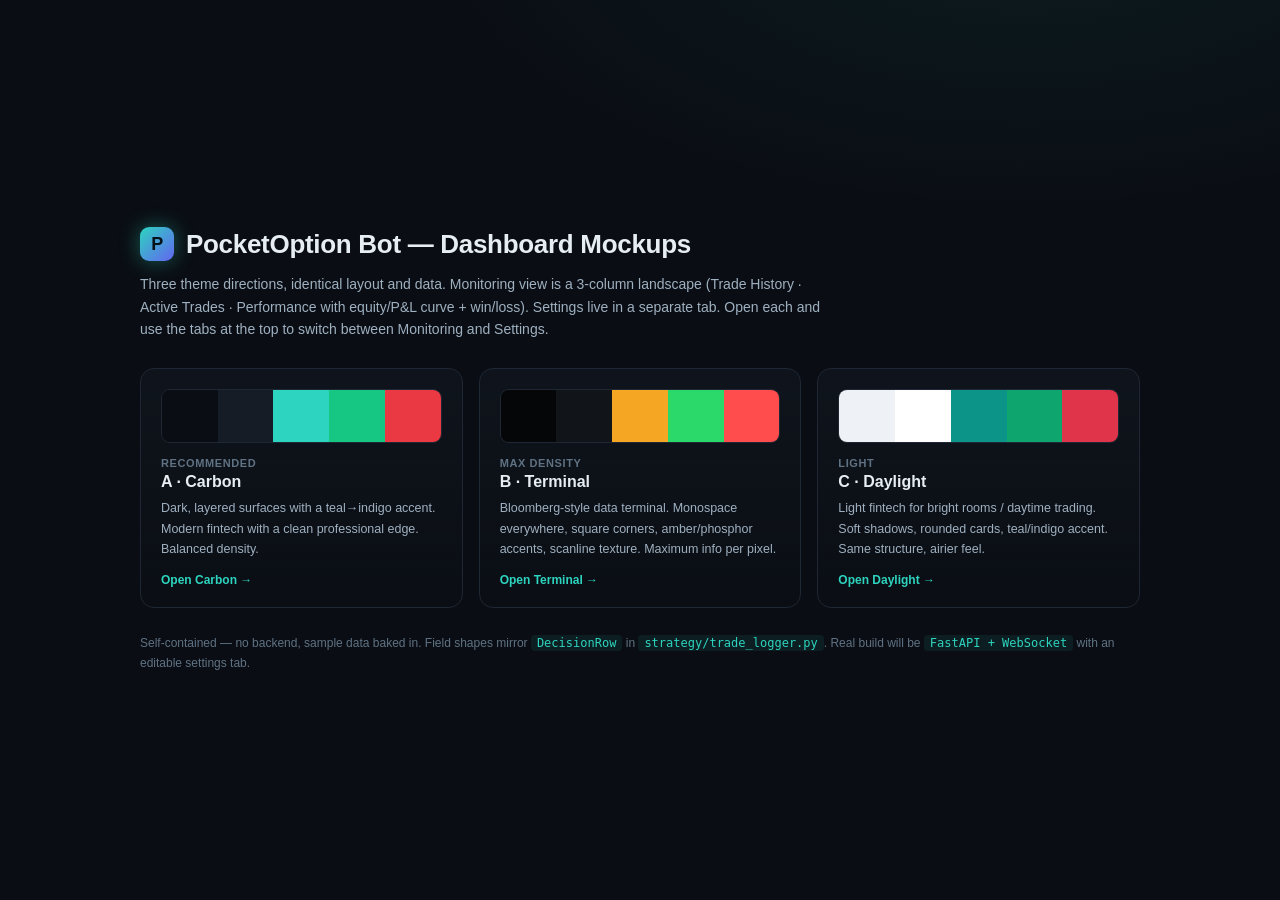
<file: mockups/index.html>
<!DOCTYPE html>
<html lang="en">
<head>
<meta charset="UTF-8" />
<meta name="viewport" content="width=device-width, initial-scale=1.0" />
<title>PocketOption Bot — Mockup Gallery</title>
<style>
  :root{--bg:#0a0e14;--card:#0f141c;--stroke:#1e2733;--tx:#e6edf3;--tx2:#9fb0c0;--mut:#5f7283;--acc:#2dd4bf;--acc2:#6366f1}
  *{box-sizing:border-box;margin:0;padding:0}
  body{background:radial-gradient(1000px 500px at 80% -10%,rgba(45,212,191,.07),transparent 60%),var(--bg);color:var(--tx);font-family:"Inter",-apple-system,BlinkMacSystemFont,"Segoe UI",Roboto,sans-serif;min-height:100vh;display:grid;place-items:center;padding:40px}
  .wrap{max-width:1000px;width:100%}
  h1{font-size:26px;font-weight:700;letter-spacing:-.3px;display:flex;align-items:center;gap:12px}
  .logo{width:34px;height:34px;border-radius:9px;background:linear-gradient(135deg,var(--acc),var(--acc2));display:grid;place-items:center;color:#06121a;font-weight:800;font-size:18px;box-shadow:0 0 20px rgba(45,212,191,.4)}
  p.lead{color:var(--tx2);margin:12px 0 28px;font-size:14px;line-height:1.6;max-width:680px}
  .cards{display:grid;grid-template-columns:repeat(3,1fr);gap:16px}
  a.card{display:block;text-decoration:none;color:inherit;background:linear-gradient(180deg,var(--card),rgba(10,14,20,.6));border:1px solid var(--stroke);border-radius:14px;padding:20px;transition:.18s}
  a.card:hover{border-color:var(--acc);transform:translateY(-3px);box-shadow:0 10px 30px rgba(0,0,0,.4)}
  .swatch{height:54px;border-radius:9px;margin-bottom:14px;display:flex;overflow:hidden;border:1px solid var(--stroke)}
  .swatch i{flex:1}
  .tag{font-size:11px;color:var(--mut);text-transform:uppercase;letter-spacing:.6px;font-weight:600}
  .card h3{font-size:16px;margin:4px 0 7px;font-weight:650}
  .card span{color:var(--tx2);font-size:12.5px;line-height:1.55}
  .open{margin-top:14px;color:var(--acc);font-size:12px;font-weight:600}
  .foot{margin-top:26px;color:var(--mut);font-size:12px;line-height:1.6}
  .foot code{font-family:ui-monospace,Menlo,monospace;color:var(--acc);background:rgba(45,212,191,.08);padding:1px 6px;border-radius:4px}
</style>
</head>
<body>
<div class="wrap">
  <h1><span class="logo">P</span> PocketOption Bot — Dashboard Mockups</h1>
  <p class="lead">Three theme directions, identical layout and data. Monitoring view is a 3-column landscape
    (Trade History · Active Trades · Performance with equity/P&amp;L curve + win/loss). Settings live in a separate tab.
    Open each and use the tabs at the top to switch between Monitoring and Settings.</p>

  <div class="cards">
    <a class="card" href="variant-a-carbon.html">
      <div class="swatch"><i style="background:#0a0e14"></i><i style="background:#151c26"></i><i style="background:#2dd4bf"></i><i style="background:#16c784"></i><i style="background:#ea3943"></i></div>
      <div class="tag">Recommended</div>
      <h3>A · Carbon</h3>
      <span>Dark, layered surfaces with a teal→indigo accent. Modern fintech with a clean professional edge. Balanced density.</span>
      <div class="open">Open Carbon →</div>
    </a>
    <a class="card" href="variant-b-terminal.html">
      <div class="swatch"><i style="background:#050607"></i><i style="background:#11151a"></i><i style="background:#f5a623"></i><i style="background:#2bd96b"></i><i style="background:#ff4d4d"></i></div>
      <div class="tag">Max density</div>
      <h3>B · Terminal</h3>
      <span>Bloomberg-style data terminal. Monospace everywhere, square corners, amber/phosphor accents, scanline texture. Maximum info per pixel.</span>
      <div class="open">Open Terminal →</div>
    </a>
    <a class="card" href="variant-c-daylight.html">
      <div class="swatch"><i style="background:#eef1f6"></i><i style="background:#ffffff"></i><i style="background:#0d9488"></i><i style="background:#0ea66e"></i><i style="background:#e0344a"></i></div>
      <div class="tag">Light</div>
      <h3>C · Daylight</h3>
      <span>Light fintech for bright rooms / daytime trading. Soft shadows, rounded cards, teal/indigo accent. Same structure, airier feel.</span>
      <div class="open">Open Daylight →</div>
    </a>
  </div>

  <p class="foot">Self-contained — no backend, sample data baked in. Field shapes mirror <code>DecisionRow</code> in
    <code>strategy/trade_logger.py</code>. Real build will be <code>FastAPI + WebSocket</code> with an editable settings tab.</p>
</div>
</body>
</html>
</file>
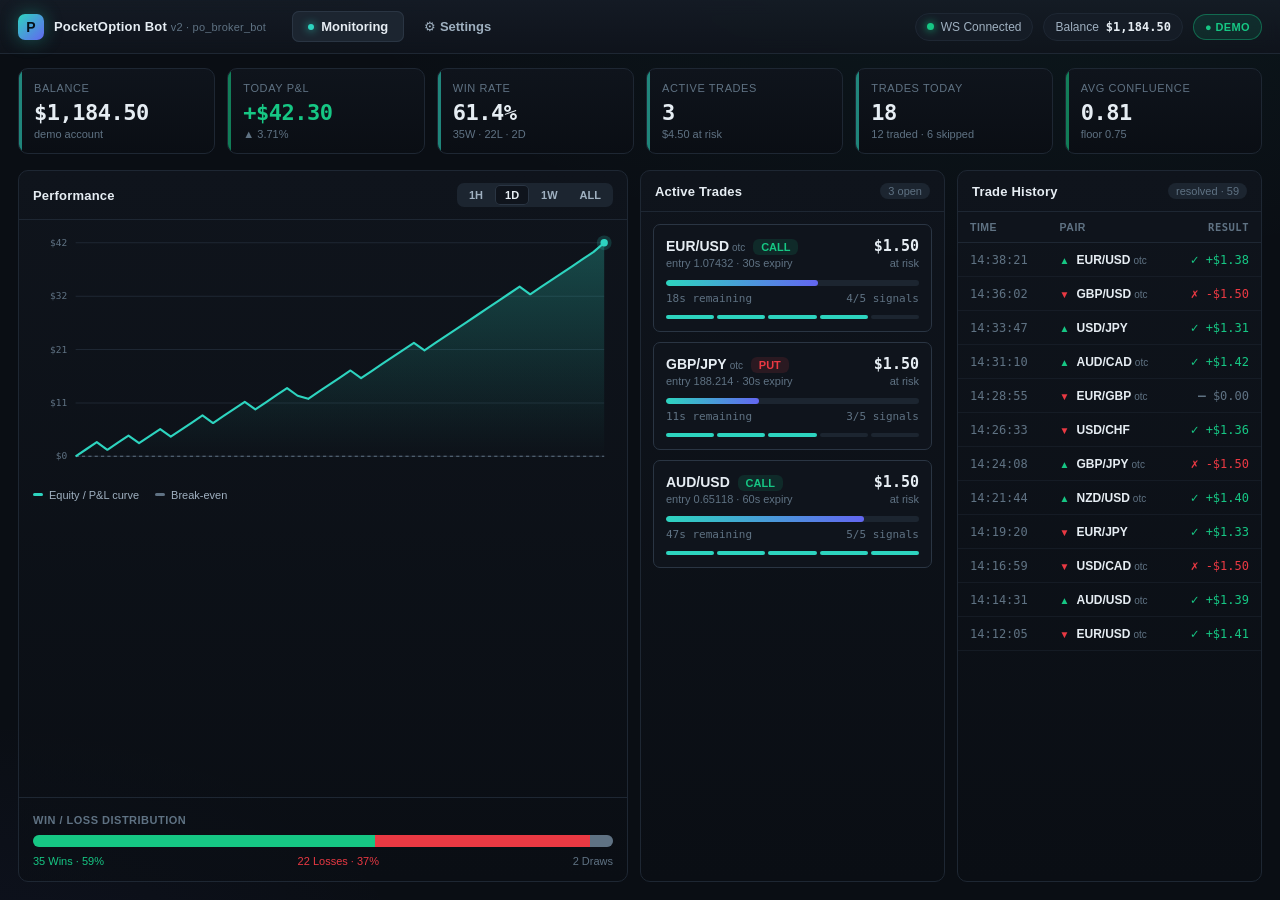
<file: mockups/variant-a-carbon.html>
<!DOCTYPE html>
<html lang="en">
<head>
<meta charset="UTF-8" />
<meta name="viewport" content="width=device-width, initial-scale=1.0" />
<title>PocketOption Bot — Dashboard Mockup</title>
<style>
  /* ============================================================
     DESIGN TOKENS — "Carbon" professional trading theme
     ============================================================ */
  :root {
    /* surfaces */
    --bg-0: #0a0e14;        /* app background */
    --bg-1: #0f141c;        /* panel background */
    --bg-2: #151c26;        /* raised / row hover */
    --bg-3: #1c2530;        /* inputs, chips */
    --stroke: #1e2733;      /* hairline borders */
    --stroke-2: #2a3543;    /* stronger borders */

    /* text */
    --tx-0: #e6edf3;        /* primary */
    --tx-1: #9fb0c0;        /* secondary */
    --tx-2: #5f7283;        /* muted / labels */

    /* semantic */
    --up: #16c784;          /* win / call / profit */
    --up-dim: rgba(22,199,132,.12);
    --down: #ea3943;        /* loss / put / drawdown */
    --down-dim: rgba(234,57,67,.12);
    --warn: #f0a020;
    --accent: #2dd4bf;      /* teal accent — the "modern edge" */
    --accent-2: #6366f1;    /* indigo secondary accent */

    --mono: "SF Mono", "JetBrains Mono", "Roboto Mono", ui-monospace, Menlo, monospace;
    --sans: "Inter", -apple-system, BlinkMacSystemFont, "Segoe UI", Roboto, sans-serif;
    --radius: 10px;
    --radius-sm: 7px;
  }

  * { box-sizing: border-box; margin: 0; padding: 0; }
  html, body { height: 100%; }
  body {
    background:
      radial-gradient(1200px 600px at 80% -10%, rgba(45,212,191,.06), transparent 60%),
      radial-gradient(900px 500px at -5% 110%, rgba(99,102,241,.05), transparent 55%),
      var(--bg-0);
    color: var(--tx-0);
    font-family: var(--sans);
    font-size: 13px;
    -webkit-font-smoothing: antialiased;
    overflow: hidden;
  }
  .mono { font-family: var(--mono); font-variant-numeric: tabular-nums; }
  .up { color: var(--up); }
  .down { color: var(--down); }
  .muted { color: var(--tx-2); }

  /* ============================================================
     APP SHELL
     ============================================================ */
  .app { display: flex; flex-direction: column; height: 100vh; }

  /* ---- Top bar ---- */
  .topbar {
    display: flex; align-items: center; gap: 18px;
    height: 54px; padding: 0 18px;
    background: linear-gradient(180deg, rgba(21,28,38,.9), rgba(15,20,28,.9));
    border-bottom: 1px solid var(--stroke);
    backdrop-filter: blur(8px);
    flex: 0 0 auto;
  }
  .brand { display: flex; align-items: center; gap: 10px; font-weight: 650; letter-spacing: .2px; }
  .brand .logo {
    width: 26px; height: 26px; border-radius: 7px;
    background: linear-gradient(135deg, var(--accent), var(--accent-2));
    display: grid; place-items: center; color: #06121a; font-weight: 800; font-size: 14px;
    box-shadow: 0 0 18px rgba(45,212,191,.35);
  }
  .brand small { color: var(--tx-2); font-weight: 500; font-size: 11px; }

  /* ---- Nav tabs ---- */
  .tabs { display: flex; gap: 4px; margin-left: 8px; }
  .tab {
    appearance: none; border: 0; cursor: pointer;
    background: transparent; color: var(--tx-1);
    padding: 8px 16px; border-radius: var(--radius-sm);
    font-family: var(--sans); font-size: 13px; font-weight: 550;
    display: flex; align-items: center; gap: 7px;
    transition: .15s;
  }
  .tab:hover { background: var(--bg-2); color: var(--tx-0); }
  .tab.active { background: var(--bg-3); color: var(--tx-0); box-shadow: inset 0 0 0 1px var(--stroke-2); }
  .tab .dot { width: 6px; height: 6px; border-radius: 50%; background: var(--accent); box-shadow: 0 0 8px var(--accent); }

  .spacer { flex: 1; }

  /* ---- Status chips on the right ---- */
  .chips { display: flex; align-items: center; gap: 10px; }
  .chip {
    display: flex; align-items: center; gap: 7px;
    background: var(--bg-2); border: 1px solid var(--stroke);
    padding: 6px 11px; border-radius: 999px; font-size: 12px; color: var(--tx-1);
  }
  .chip b { color: var(--tx-0); font-weight: 600; }
  .badge-demo {
    background: var(--up-dim); border-color: rgba(22,199,132,.4); color: var(--up);
    font-weight: 700; letter-spacing: .4px; font-size: 11px;
  }
  .live-dot { width: 7px; height: 7px; border-radius: 50%; background: var(--up); box-shadow: 0 0 8px var(--up); animation: pulse 2s infinite; }
  @keyframes pulse { 0%,100%{opacity:1} 50%{opacity:.35} }

  /* ============================================================
     KPI STRIP
     ============================================================ */
  .kpis { display: grid; grid-template-columns: repeat(6, 1fr); gap: 12px; padding: 14px 18px 4px; flex: 0 0 auto; }
  .kpi {
    background: linear-gradient(180deg, var(--bg-1), var(--bg-0));
    border: 1px solid var(--stroke); border-radius: var(--radius);
    padding: 13px 15px; position: relative; overflow: hidden;
  }
  .kpi::before { content:""; position:absolute; left:0; top:0; bottom:0; width:3px; background: var(--accent); opacity:.6; }
  .kpi.k-up::before { background: var(--up); }
  .kpi.k-down::before { background: var(--down); }
  .kpi .label { color: var(--tx-2); font-size: 11px; text-transform: uppercase; letter-spacing: .6px; }
  .kpi .val { font-family: var(--mono); font-size: 22px; font-weight: 600; margin-top: 6px; letter-spacing: -.5px; }
  .kpi .sub { font-size: 11px; margin-top: 3px; color: var(--tx-2); }

  /* ============================================================
     MONITORING — 3-column landscape grid
     ============================================================ */
  .grid {
    display: grid; gap: 12px; padding: 12px 18px 18px;
    grid-template-columns: 2fr 1fr 1fr;   /* Performance ½ · Active ¼ · History ¼ */
    flex: 1 1 auto; min-height: 0;
  }
  .panel {
    background: linear-gradient(180deg, var(--bg-1), rgba(10,14,20,.6));
    border: 1px solid var(--stroke); border-radius: var(--radius);
    display: flex; flex-direction: column; min-height: 0; overflow: hidden;
  }
  .panel-head {
    display: flex; align-items: center; gap: 10px;
    padding: 12px 14px; border-bottom: 1px solid var(--stroke); flex: 0 0 auto;
  }
  .panel-head h3 { font-size: 13px; font-weight: 600; letter-spacing: .2px; }
  .panel-head .count {
    margin-left: auto; font-size: 11px; color: var(--tx-2);
    background: var(--bg-3); padding: 2px 8px; border-radius: 999px;
  }
  .panel-body { overflow: auto; flex: 1 1 auto; min-height: 0; }
  .panel-body::-webkit-scrollbar { width: 9px; height: 9px; }
  .panel-body::-webkit-scrollbar-thumb { background: var(--stroke-2); border-radius: 9px; border: 2px solid transparent; background-clip: padding-box; }

  /* ---- Tables ---- */
  table { width: 100%; border-collapse: collapse; font-size: 12px; }
  thead th {
    position: sticky; top: 0; z-index: 1;
    background: var(--bg-1); color: var(--tx-2);
    text-align: left; font-weight: 600; font-size: 10.5px; text-transform: uppercase; letter-spacing: .5px;
    padding: 9px 12px; border-bottom: 1px solid var(--stroke);
  }
  tbody td { padding: 9px 12px; border-bottom: 1px solid rgba(30,39,51,.5); }
  tbody tr:hover { background: var(--bg-2); }
  td.num, th.num { text-align: right; font-family: var(--mono); font-variant-numeric: tabular-nums; }

  .pill { display: inline-flex; align-items: center; gap: 5px; padding: 2px 8px; border-radius: 6px; font-size: 11px; font-weight: 650; }
  .pill.call { background: var(--up-dim); color: var(--up); }
  .pill.put { background: var(--down-dim); color: var(--down); }
  .pill.win { background: var(--up-dim); color: var(--up); }
  .pill.loss { background: var(--down-dim); color: var(--down); }
  .pill.draw { background: rgba(95,114,131,.16); color: var(--tx-1); }
  .pair { font-weight: 600; }
  .pair .otc { color: var(--tx-2); font-weight: 500; font-size: 10px; margin-left: 3px; }

  /* History: symbol/color encodings for direction + result */
  .dir-arrow { font-size: 10px; font-weight: 700; margin-right: 7px; }
  .dir-arrow.call { color: var(--up); }
  .dir-arrow.put { color: var(--down); }
  .res-sym { font-weight: 800; font-size: 13px; }
  .res-sym.win { color: var(--up); }
  .res-sym.loss { color: var(--down); }
  .res-sym.draw { color: var(--tx-2); }
  #history-rows tr { cursor: default; }

  /* Styled hover tooltip */
  .tooltip {
    position: fixed; z-index: 200; pointer-events: none;
    min-width: 220px; padding: 11px 13px;
    background: rgba(15,20,28,.97); border: 1px solid var(--stroke-2);
    border-radius: var(--radius-sm); box-shadow: 0 12px 32px rgba(0,0,0,.55);
    backdrop-filter: blur(6px);
    opacity: 0; transform: translateY(3px); transition: opacity .12s, transform .12s;
  }
  .tooltip.show { opacity: 1; transform: translateY(0); }
  .tooltip .tt-head { display: flex; align-items: center; justify-content: space-between; gap: 10px; padding-bottom: 9px; margin-bottom: 9px; border-bottom: 1px solid var(--stroke); }
  .tooltip .tt-head b { font-size: 13px; }
  .tooltip .tt-grid { display: grid; grid-template-columns: auto 1fr; gap: 6px 16px; font-size: 11.5px; }
  .tooltip .tt-grid span { color: var(--tx-2); }
  .tooltip .tt-grid b { text-align: right; font-weight: 600; }

  /* ---- Active trade cards ---- */
  .active-list { padding: 12px; display: flex; flex-direction: column; gap: 10px; }
  .trade-card {
    background: var(--bg-1); border: 1px solid var(--stroke-2); border-radius: var(--radius-sm);
    padding: 12px; position: relative; overflow: hidden;
  }
  .trade-card .row { display: flex; align-items: center; justify-content: space-between; }
  .trade-card .pair { font-size: 14px; }
  .trade-card .meta { color: var(--tx-2); font-size: 11px; margin-top: 2px; }
  .trade-card .stake { font-family: var(--mono); font-size: 15px; font-weight: 600; }
  .countdown { margin-top: 11px; }
  .countdown .track { height: 6px; background: var(--bg-3); border-radius: 999px; overflow: hidden; }
  .countdown .fill { height: 100%; border-radius: 999px; background: linear-gradient(90deg, var(--accent), var(--accent-2)); }
  .countdown .t { display: flex; justify-content: space-between; margin-top: 6px; font-size: 11px; color: var(--tx-2); font-family: var(--mono); }
  .conf-bar { display: flex; gap: 3px; margin-top: 10px; }
  .conf-bar i { height: 4px; flex: 1; border-radius: 2px; background: var(--bg-3); }
  .conf-bar i.on { background: var(--accent); }

  /* ---- Performance column ---- */
  .perf { display: flex; flex-direction: column; min-height: 0; }
  .seg { display: flex; gap: 2px; background: var(--bg-3); border-radius: 7px; padding: 2px; }
  .seg button { appearance:none; border:0; cursor:pointer; background:transparent; color: var(--tx-1); font-size: 11px; font-weight:600; padding: 4px 10px; border-radius: 5px; font-family: var(--sans); }
  .seg button.on { background: var(--bg-1); color: var(--tx-0); box-shadow: inset 0 0 0 1px var(--stroke-2); }
  .chart-wrap { padding: 8px 8px 0; }
  .chart-legend { display:flex; gap:16px; padding: 4px 14px 10px; font-size: 11px; color: var(--tx-1); }
  .chart-legend span { display:flex; align-items:center; gap:6px; }
  .chart-legend i { width: 10px; height: 3px; border-radius: 2px; display:inline-block; }
  .winloss { padding: 4px 14px 14px; border-top: 1px solid var(--stroke); margin-top: auto; }
  .winloss h4 { font-size: 11px; color: var(--tx-2); text-transform: uppercase; letter-spacing:.5px; margin: 12px 0 9px; }
  .wl-bar { height: 12px; border-radius: 999px; overflow: hidden; display:flex; background: var(--bg-3); }
  .wl-bar .w { background: var(--up); }
  .wl-bar .l { background: var(--down); }
  .wl-bar .d { background: var(--tx-2); }
  .wl-meta { display:flex; justify-content: space-between; margin-top: 8px; font-size: 11px; }

  /* ============================================================
     SETTINGS
     ============================================================ */
  .settings-wrap { flex:1 1 auto; overflow:auto; padding: 18px; }
  .settings-grid { display:grid; grid-template-columns: repeat(2, minmax(0,1fr)); gap: 14px; max-width: 1100px; margin: 0 auto; }
  .set-card { background: var(--bg-1); border: 1px solid var(--stroke); border-radius: var(--radius); }
  .set-card.span2 { grid-column: 1 / -1; }
  .set-card .h { display:flex; align-items:center; gap:9px; padding: 13px 15px; border-bottom: 1px solid var(--stroke); }
  .set-card .h .ic { width: 26px; height:26px; border-radius:7px; background: var(--bg-3); display:grid; place-items:center; font-size:13px; }
  .set-card .h h3 { font-size: 13px; }
  .set-card .h p { color: var(--tx-2); font-size: 11px; margin-top:1px; }
  .set-body { padding: 6px 15px 14px; }
  .field { display:flex; align-items:center; justify-content: space-between; gap: 14px; padding: 11px 0; border-bottom: 1px solid rgba(30,39,51,.5); }
  .field:last-child { border-bottom: 0; }
  .field .k { font-size: 12.5px; }
  .field .k small { display:block; color: var(--tx-2); font-size: 11px; margin-top:2px; font-weight: 400; }
  .field .k code { font-family: var(--mono); font-size: 10.5px; color: var(--accent); background: rgba(45,212,191,.08); padding: 1px 5px; border-radius: 4px; }
  input[type=text], input[type=number], input[type=password], select {
    background: var(--bg-3); border: 1px solid var(--stroke-2); color: var(--tx-0);
    border-radius: var(--radius-sm); padding: 7px 10px; font-family: var(--mono); font-size: 12px; width: 160px;
  }
  input:focus, select:focus { outline: none; border-color: var(--accent); box-shadow: 0 0 0 3px rgba(45,212,191,.12); }
  /* toggle */
  .toggle { position: relative; width: 42px; height: 24px; }
  .toggle input { opacity:0; width:0; height:0; }
  .toggle .sl { position:absolute; inset:0; background: var(--bg-3); border:1px solid var(--stroke-2); border-radius:999px; transition:.18s; cursor:pointer; }
  .toggle .sl::before { content:""; position:absolute; width:18px; height:18px; left:2px; top:2px; background: var(--tx-1); border-radius:50%; transition:.18s; }
  .toggle input:checked + .sl { background: var(--accent); border-color: var(--accent); }
  .toggle input:checked + .sl::before { transform: translateX(18px); background: #06121a; }
  /* mode switch (demo/live) */
  .modeswitch { display:flex; background: var(--bg-3); border-radius: 8px; padding: 3px; }
  .modeswitch button { border:0; cursor:pointer; font-family: var(--sans); font-weight: 700; font-size: 12px; padding: 6px 16px; border-radius: 6px; background: transparent; color: var(--tx-1); letter-spacing:.4px; }
  .modeswitch button.demo-on { background: var(--up); color:#06121a; }
  .modeswitch button.live-on { background: var(--down); color:#fff; }
  .range { display:flex; align-items:center; gap:10px; }
  input[type=range]{ -webkit-appearance:none; width:140px; height:4px; border-radius:999px; background: var(--bg-3); }
  input[type=range]::-webkit-slider-thumb{ -webkit-appearance:none; width:14px; height:14px; border-radius:50%; background: var(--accent); cursor:pointer; box-shadow:0 0 8px rgba(45,212,191,.5); }
  .range b { font-family: var(--mono); width: 38px; text-align:right; }
  .save-bar { max-width: 1100px; margin: 16px auto 0; display:flex; gap:10px; justify-content:flex-end; }
  .btn { border:0; cursor:pointer; font-family: var(--sans); font-weight:600; font-size:12.5px; padding: 9px 18px; border-radius: 8px; }
  .btn.ghost { background: var(--bg-3); color: var(--tx-1); border:1px solid var(--stroke-2); }
  .btn.primary { background: linear-gradient(135deg, var(--accent), var(--accent-2)); color:#06121a; }
  .warn-note { display:flex; gap:10px; background: var(--down-dim); border:1px solid rgba(234,57,67,.3); color:#f3b6ba; padding: 11px 13px; border-radius: 8px; font-size: 12px; margin-bottom: 14px; max-width:1100px; margin-left:auto; margin-right:auto; }

  .view { display: none; flex-direction: column; flex: 1 1 auto; min-height: 0; }
  .view.active { display: flex; }
</style>
</head>
<body>
<div class="app">

  <!-- ============ TOP BAR ============ -->
  <header class="topbar">
    <div class="brand">
      <div class="logo">P</div>
      <div>PocketOption Bot <small>v2 · po_broker_bot</small></div>
    </div>
    <nav class="tabs">
      <button class="tab active" data-view="monitoring"><span class="dot"></span>Monitoring</button>
      <button class="tab" data-view="settings">⚙ Settings</button>
    </nav>
    <div class="spacer"></div>
    <div class="chips">
      <div class="chip"><span class="live-dot"></span>WS Connected</div>
      <div class="chip">Balance <b class="mono">$1,184.50</b></div>
      <div class="chip badge-demo">● DEMO</div>
    </div>
  </header>

  <!-- ============================================================
       MONITORING VIEW
       ============================================================ -->
  <section class="view active" id="view-monitoring">

    <!-- KPI strip -->
    <div class="kpis">
      <div class="kpi"><div class="label">Balance</div><div class="val">$1,184.50</div><div class="sub">demo account</div></div>
      <div class="kpi k-up"><div class="label">Today P&amp;L</div><div class="val up">+$42.30</div><div class="sub up">▲ 3.71%</div></div>
      <div class="kpi"><div class="label">Win Rate</div><div class="val">61.4%</div><div class="sub">35W · 22L · 2D</div></div>
      <div class="kpi"><div class="label">Active Trades</div><div class="val">3</div><div class="sub">$4.50 at risk</div></div>
      <div class="kpi"><div class="label">Trades Today</div><div class="val">18</div><div class="sub">12 traded · 6 skipped</div></div>
      <div class="kpi k-up"><div class="label">Avg Confluence</div><div class="val">0.81</div><div class="sub">floor 0.75</div></div>
    </div>

    <!-- 3-column landscape grid -->
    <div class="grid">

      <!-- RIGHT (¼) — Trade History -->
      <div class="panel" style="order:3">
        <div class="panel-head"><h3>Trade History</h3><span class="count">resolved · 59</span></div>
        <div class="panel-body">
          <table>
            <thead>
              <tr><th>Time</th><th>Pair</th><th class="num">Result</th></tr>
            </thead>
            <tbody id="history-rows"></tbody>
          </table>
        </div>
      </div>

      <!-- MIDDLE (¼) — Active Trades -->
      <div class="panel" style="order:2">
        <div class="panel-head"><h3>Active Trades</h3><span class="count">3 open</span></div>
        <div class="panel-body">
          <div class="active-list" id="active-list"></div>
        </div>
      </div>

      <!-- LEFT (½) — Performance (chart + win/loss) -->
      <div class="panel perf" style="order:1">
        <div class="panel-head">
          <h3>Performance</h3>
          <div class="seg" style="margin-left:auto">
            <button>1H</button><button class="on">1D</button><button>1W</button><button>ALL</button>
          </div>
        </div>
        <div class="chart-wrap" id="chart-wrap"></div>
        <div class="chart-legend">
          <span><i style="background:var(--accent)"></i>Equity / P&amp;L curve</span>
          <span><i style="background:var(--tx-2)"></i>Break-even</span>
        </div>
        <div class="winloss">
          <h4>Win / Loss Distribution</h4>
          <div class="wl-bar">
            <div class="w" style="width:59%"></div>
            <div class="l" style="width:37%"></div>
            <div class="d" style="width:4%"></div>
          </div>
          <div class="wl-meta">
            <span class="up">35 Wins · 59%</span>
            <span class="down">22 Losses · 37%</span>
            <span class="muted">2 Draws</span>
          </div>
        </div>
      </div>

    </div>
  </section>

  <!-- ============================================================
       SETTINGS VIEW
       ============================================================ -->
  <section class="view" id="view-settings">
    <div class="settings-wrap">
      <div class="warn-note">
        <span>⚠️</span>
        <div><b>LIVE mode trades real money.</b> The demo guard in <code style="font-family:var(--mono)">broker/po_api.py</code> aborts any trade if the SSID is live while mode is DEMO. Keep DEMO as the default for testing.</div>
      </div>

      <div class="settings-grid">

        <!-- Safety / Mode -->
        <div class="set-card span2">
          <div class="h"><div class="ic">🛡️</div><div><h3>Safety &amp; Trade Mode</h3><p>Hard-defaults to DEMO. LIVE must be explicit.</p></div></div>
          <div class="set-body">
            <div class="field">
              <div class="k">Trade Mode <small><code>TRADE_MODE</code></small></div>
              <div class="modeswitch"><button class="demo-on">DEMO</button><button>LIVE</button></div>
            </div>
            <div class="field">
              <div class="k">Dry Run <small>Log trades without calling the API · <code>DRY_RUN</code></small></div>
              <label class="toggle"><input type="checkbox" checked><span class="sl"></span></label>
            </div>
            <div class="field">
              <div class="k">Stake Amount (USD) <small><code>STAKE_AMOUNT</code></small></div>
              <input type="number" value="1.50" step="0.50">
            </div>
            <div class="field">
              <div class="k">Default Expiry (s) <small><code>DEFAULT_EXPIRY_SECONDS</code></small></div>
              <input type="number" value="30">
            </div>
          </div>
        </div>

        <!-- Telegram -->
        <div class="set-card">
          <div class="h"><div class="ic">✈️</div><div><h3>Telegram Session</h3><p>Telethon user session (MTProto)</p></div></div>
          <div class="set-body">
            <div class="field"><div class="k">API ID <small><code>TELEGRAM_API_ID</code></small></div><input type="text" value="2040123"></div>
            <div class="field"><div class="k">API Hash <small><code>TELEGRAM_API_HASH</code></small></div><input type="password" value="••••••••••••"></div>
            <div class="field"><div class="k">Signal Bot <small><code>SIGNAL_BOT_USERNAME</code></small></div><input type="text" value="po_broker_bot"></div>
          </div>
        </div>

        <!-- PocketOption -->
        <div class="set-card">
          <div class="h"><div class="ic">📡</div><div><h3>PocketOption WS</h3><p>Trading-terminal auth frame</p></div></div>
          <div class="set-body">
            <div class="field"><div class="k">SSID <small>full <code>42["auth",{…}]</code> frame</small></div><input type="password" value="••••••••••••••••"></div>
            <div class="field"><div class="k">Detected Mode <small>from <code>is_demo()</code></small></div><span class="pill win">DEMO · valid</span></div>
            <div class="field"><div class="k">Connection <small>WebSocket assets ready</small></div><span class="pill win">● connected</span></div>
          </div>
        </div>

        <!-- Gate / TA -->
        <div class="set-card">
          <div class="h"><div class="ic">🎯</div><div><h3>Signal Gate</h3><p>Entry thresholds</p></div></div>
          <div class="set-body">
            <div class="field"><div class="k">Min Win Rate <small>bot pair gate · <code>PAIR_SELECT_MIN_WIN_RATE</code></small></div><div class="range"><input type="range" min="0" max="100" value="82"><b>0.82</b></div></div>
            <div class="field"><div class="k">Min Confluence <small><code>MIN_CONFLUENCE_SCORE</code></small></div><div class="range"><input type="range" min="0" max="100" value="75"><b>0.75</b></div></div>
            <div class="field"><div class="k">Click Trade Anyway <small>auto-dismiss nag screens · <code>CLICK_TRADE_ANYWAY</code></small></div><label class="toggle"><input type="checkbox" checked><span class="sl"></span></label></div>
          </div>
        </div>

        <!-- Risk -->
        <div class="set-card">
          <div class="h"><div class="ic">⚖️</div><div><h3>Risk Manager</h3><p>Hard limits &amp; cooldowns</p></div></div>
          <div class="set-body">
            <div class="field"><div class="k">Max Trades / Hour</div><input type="number" value="10"></div>
            <div class="field"><div class="k">Daily Loss Limit (USD)</div><input type="number" value="25.00"></div>
            <div class="field"><div class="k">Post-Loss Cooldown (s)</div><input type="number" value="120"></div>
            <div class="field"><div class="k">Min Balance Multiplier</div><input type="number" value="5"></div>
          </div>
        </div>

      </div>

      <div class="save-bar">
        <button class="btn ghost">Reset</button>
        <button class="btn primary">Save Changes</button>
      </div>
    </div>
  </section>

</div>

<script>
/* ============================================================
   Tab switching
   ============================================================ */
document.querySelectorAll('.tab').forEach(t => {
  t.addEventListener('click', () => {
    document.querySelectorAll('.tab').forEach(x => x.classList.remove('active'));
    document.querySelectorAll('.view').forEach(v => v.classList.remove('active'));
    t.classList.add('active');
    document.getElementById('view-' + t.dataset.view).classList.add('active');
  });
});

/* ============================================================
   Sample data — shapes mirror DecisionRow (strategy/trade_logger.py)
   ============================================================ */
const history = [
  {t:'14:38:21',pair:'EUR/USD',otc:'otc',dir:'CALL',stake:1.50,res:'win', pnl: 1.38,exp:30,conf:0.84,botWr:0.86,entry:'1.07432'},
  {t:'14:36:02',pair:'GBP/USD',otc:'otc',dir:'PUT', stake:1.50,res:'loss',pnl:-1.50,exp:30,conf:0.79,botWr:0.83,entry:'1.26901'},
  {t:'14:33:47',pair:'USD/JPY',otc:'',   dir:'CALL',stake:1.50,res:'win', pnl: 1.31,exp:60,conf:0.81,botWr:0.85,entry:'157.214'},
  {t:'14:31:10',pair:'AUD/CAD',otc:'otc',dir:'CALL',stake:1.50,res:'win', pnl: 1.42,exp:30,conf:0.88,botWr:0.84,entry:'0.90112'},
  {t:'14:28:55',pair:'EUR/GBP',otc:'otc',dir:'PUT', stake:1.50,res:'draw',pnl: 0.00,exp:30,conf:0.76,botWr:0.82,entry:'0.84330'},
  {t:'14:26:33',pair:'USD/CHF',otc:'',   dir:'PUT', stake:1.50,res:'win', pnl: 1.36,exp:60,conf:0.83,botWr:0.87,entry:'0.89744'},
  {t:'14:24:08',pair:'GBP/JPY',otc:'otc',dir:'CALL',stake:1.50,res:'loss',pnl:-1.50,exp:30,conf:0.77,botWr:0.84,entry:'199.041'},
  {t:'14:21:44',pair:'NZD/USD',otc:'otc',dir:'CALL',stake:1.50,res:'win', pnl: 1.40,exp:30,conf:0.85,botWr:0.83,entry:'0.61208'},
  {t:'14:19:20',pair:'EUR/JPY',otc:'',   dir:'PUT', stake:1.50,res:'win', pnl: 1.33,exp:60,conf:0.80,botWr:0.86,entry:'169.512'},
  {t:'14:16:59',pair:'USD/CAD',otc:'otc',dir:'PUT', stake:1.50,res:'loss',pnl:-1.50,exp:30,conf:0.78,botWr:0.82,entry:'1.37004'},
  {t:'14:14:31',pair:'AUD/USD',otc:'otc',dir:'CALL',stake:1.50,res:'win', pnl: 1.39,exp:30,conf:0.86,botWr:0.85,entry:'0.65118'},
  {t:'14:12:05',pair:'EUR/USD',otc:'otc',dir:'PUT', stake:1.50,res:'win', pnl: 1.41,exp:60,conf:0.82,botWr:0.84,entry:'1.07401'},
];
const dirSym = d => d === 'CALL' ? '▲' : '▼';
const resSym = r => r === 'win' ? '✓' : (r === 'loss' ? '✗' : '–');
const pnlText = p => p > 0 ? '+$'+p.toFixed(2) : (p < 0 ? '-$'+Math.abs(p).toFixed(2) : '$0.00');
const pnlClass = p => p > 0 ? 'up' : (p < 0 ? 'down' : 'muted');
document.getElementById('history-rows').innerHTML = history.map((h,i) => `<tr data-i="${i}">
    <td class="mono muted">${h.t}</td>
    <td><span class="dir-arrow ${h.dir.toLowerCase()}" title="${h.dir}">${dirSym(h.dir)}</span><span class="pair">${h.pair}${h.otc?`<span class="otc">${h.otc}</span>`:''}</span></td>
    <td class="num"><span class="res-sym ${h.res}">${resSym(h.res)}</span><span class="${pnlClass(h.pnl)}" style="margin-left:7px">${pnlText(h.pnl)}</span></td>
  </tr>`).join('');

/* Styled hover tooltip — one shared element, follows the cursor */
(function historyTooltip(){
  const tip = document.createElement('div');
  tip.className = 'tooltip';
  document.body.appendChild(tip);
  const tbody = document.getElementById('history-rows');
  tbody.addEventListener('mouseover', e => {
    const tr = e.target.closest('tr'); if(!tr) return;
    const h = history[+tr.dataset.i];
    const rc = h.res === 'win' ? 'up' : (h.res === 'loss' ? 'down' : 'muted');
    tip.innerHTML = `
      <div class="tt-head"><b>${h.pair}${h.otc?' '+h.otc.toUpperCase():''}</b><span class="pill ${h.dir.toLowerCase()}">${dirSym(h.dir)} ${h.dir}</span></div>
      <div class="tt-grid">
        <span>Time</span><b class="mono">${h.t}</b>
        <span>Result</span><b class="${rc}">${h.res.toUpperCase()}</b>
        <span>P&amp;L</span><b class="mono ${pnlClass(h.pnl)}">${pnlText(h.pnl)}</b>
        <span>Stake</span><b class="mono">$${h.stake.toFixed(2)}</b>
        <span>Expiry</span><b class="mono">${h.exp}s</b>
        <span>Our confluence</span><b class="mono">${h.conf.toFixed(2)}</b>
        <span>Bot win rate</span><b class="mono">${(h.botWr*100).toFixed(0)}%</b>
        <span>Entry price</span><b class="mono">${h.entry}</b>
      </div>`;
    tip.classList.add('show');
  });
  tbody.addEventListener('mousemove', e => {
    const pad = 16;
    let x = e.clientX - tip.offsetWidth - pad;        // prefer left of cursor (history is on the right edge)
    if (x < 8) x = e.clientX + pad;
    let y = e.clientY + pad;
    if (y + tip.offsetHeight > window.innerHeight - 8) y = window.innerHeight - tip.offsetHeight - 8;
    tip.style.left = x + 'px'; tip.style.top = y + 'px';
  });
  tbody.addEventListener('mouseleave', () => tip.classList.remove('show'));
})();

/* Active trades */
const active = [
  {pair:'EUR/USD', otc:'otc', dir:'CALL', stake:1.50, total:30, left:18, conf:4, entry:'1.07432'},
  {pair:'GBP/JPY', otc:'otc', dir:'PUT',  stake:1.50, total:30, left:11, conf:3, entry:'188.214'},
  {pair:'AUD/USD', otc:'',    dir:'CALL', stake:1.50, total:60, left:47, conf:5, entry:'0.65118'},
];
document.getElementById('active-list').innerHTML = active.map(a => {
  const pct = (a.left / a.total) * 100;
  const conf = Array.from({length:5}, (_,i)=>`<i class="${i < a.conf ? 'on':''}"></i>`).join('');
  return `<div class="trade-card">
    <div class="row">
      <div>
        <div class="pair">${a.pair}${a.otc?`<span class="otc">${a.otc}</span>`:''} &nbsp;<span class="pill ${a.dir.toLowerCase()}">${a.dir}</span></div>
        <div class="meta">entry ${a.entry} · ${a.total}s expiry</div>
      </div>
      <div style="text-align:right"><div class="stake">$${a.stake.toFixed(2)}</div><div class="meta">at risk</div></div>
    </div>
    <div class="countdown">
      <div class="track"><div class="fill" style="width:${pct}%"></div></div>
      <div class="t"><span>${a.left}s remaining</span><span>${a.conf}/5 signals</span></div>
    </div>
    <div class="conf-bar">${conf}</div>
  </div>`;
}).join('');

/* ============================================================
   Equity / P&L curve — inline SVG, no deps
   ============================================================ */
(function drawChart(){
  const css = getComputedStyle(document.documentElement);
  const ACC = (css.getPropertyValue('--accent') || '#2dd4bf').trim();
  const GRID = (css.getPropertyValue('--stroke') || '#1e2733').trim();
  const ZERO = (css.getPropertyValue('--tx-2') || '#5f7283').trim();
  const W=560, H=240, pad={l:46,r:14,t:14,b:24};
  // cumulative P&L points across the session
  const pnl = [0,1.4,2.8,1.3,2.7,4.1,2.6,4.0,5.4,3.9,5.3,6.7,8.1,6.6,8.0,9.4,10.8,9.3,10.7,12.1,13.5,12.0,11.4,
               12.8,14.2,15.6,17.0,15.5,16.9,18.3,19.7,21.1,22.5,21.0,22.4,23.8,25.2,26.6,28.0,29.4,30.8,32.2,
               33.6,32.1,33.5,34.9,36.3,37.7,39.1,40.5,42.3];
  const min = Math.min(...pnl, 0), max = Math.max(...pnl);
  const x = i => pad.l + (i/(pnl.length-1))*(W-pad.l-pad.r);
  const y = v => pad.t + (1-(v-min)/(max-min))*(H-pad.t-pad.b);
  const line = pnl.map((v,i)=>`${i?'L':'M'}${x(i).toFixed(1)},${y(v).toFixed(1)}`).join(' ');
  const area = `${line} L${x(pnl.length-1).toFixed(1)},${y(min).toFixed(1)} L${x(0).toFixed(1)},${y(min).toFixed(1)} Z`;
  const zeroY = y(0);
  // y gridlines
  let grid='';
  for(let g=0; g<=4; g++){
    const v = min + (max-min)*g/4;
    const gy = y(v);
    grid += `<line x1="${pad.l}" y1="${gy}" x2="${W-pad.r}" y2="${gy}" stroke="${GRID}" stroke-width="1"/>
             <text x="${pad.l-8}" y="${gy+3}" fill="${ZERO}" font-size="9" text-anchor="end" font-family="monospace">$${v.toFixed(0)}</text>`;
  }
  const svg = `<svg viewBox="0 0 ${W} ${H}" width="100%" preserveAspectRatio="xMidYMid meet">
    <defs>
      <linearGradient id="ag" x1="0" y1="0" x2="0" y2="1">
        <stop offset="0%" stop-color="${ACC}" stop-opacity="0.28"/>
        <stop offset="100%" stop-color="${ACC}" stop-opacity="0"/>
      </linearGradient>
    </defs>
    ${grid}
    <line x1="${pad.l}" y1="${zeroY}" x2="${W-pad.r}" y2="${zeroY}" stroke="${ZERO}" stroke-width="1" stroke-dasharray="3 3"/>
    <path d="${area}" fill="url(#ag)"/>
    <path d="${line}" fill="none" stroke="${ACC}" stroke-width="2" stroke-linejoin="round"/>
    <circle cx="${x(pnl.length-1)}" cy="${y(pnl[pnl.length-1])}" r="3.5" fill="${ACC}"/>
    <circle cx="${x(pnl.length-1)}" cy="${y(pnl[pnl.length-1])}" r="7" fill="${ACC}" opacity="0.18"/>
  </svg>`;
  document.getElementById('chart-wrap').innerHTML = svg;
})();
</script>
</body>
</html>
</file>
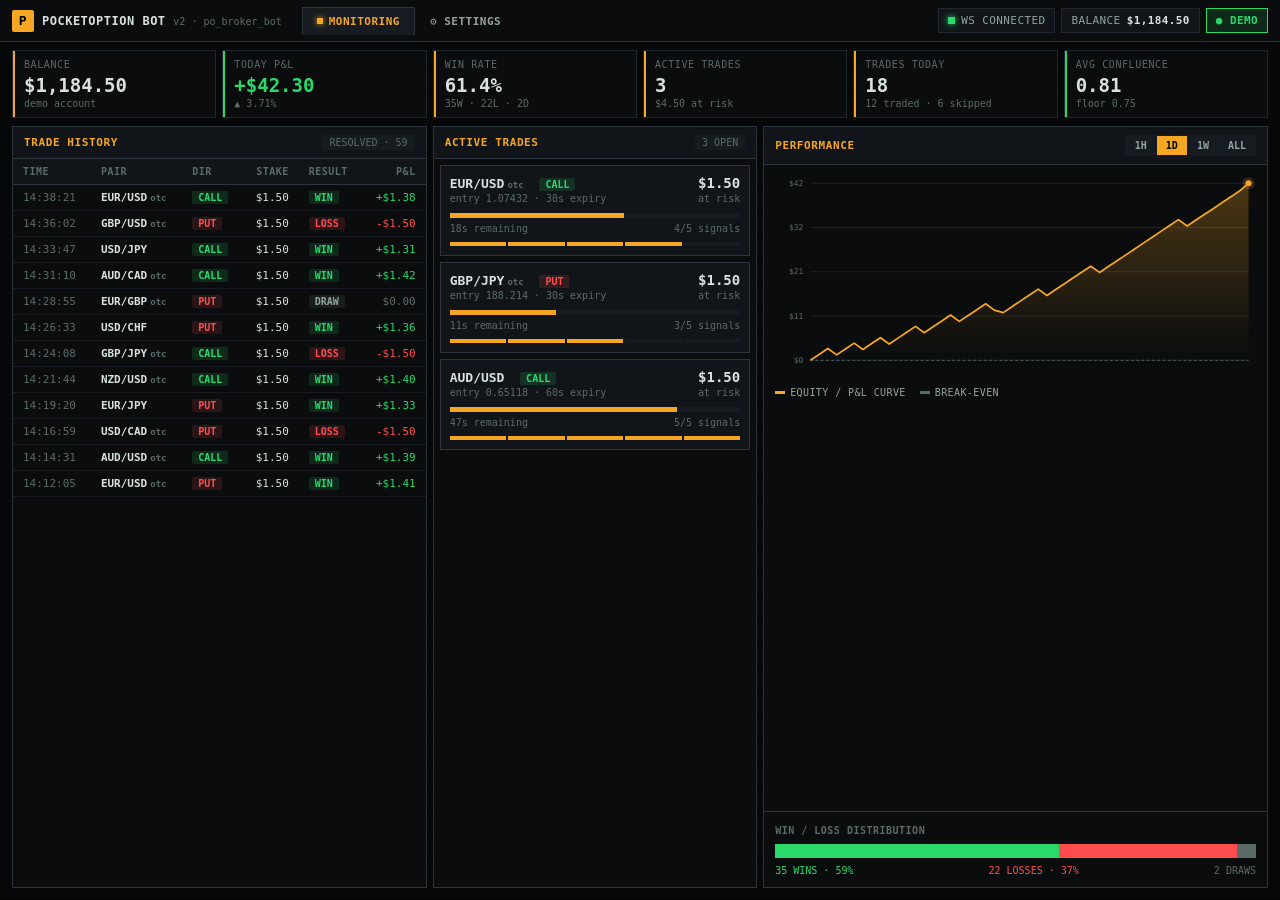
<file: mockups/variant-b-terminal.html>
<!DOCTYPE html>
<html lang="en">
<head>
<meta charset="UTF-8" />
<meta name="viewport" content="width=device-width, initial-scale=1.0" />
<title>PO Bot — Variant B (Terminal)</title>
<style>  /* ============================================================
     "Terminal" theme — dense Bloomberg-style data grid
     ============================================================ */
  :root {
    --bg-0: #050607; --bg-1: #0a0c0e; --bg-2: #11151a; --bg-3: #161b21;
    --stroke: #20262e; --stroke-2: #2c343d;
    --tx-0: #d7e2e0; --tx-1: #93a3a0; --tx-2: #5a6b69;
    --up: #2bd96b; --up-dim: rgba(43,217,107,.14);
    --down: #ff4d4d; --down-dim: rgba(255,77,77,.14);
    --warn: #f5a623; --accent: #f5a623; --accent-2: #2bd96b;
    --mono: "JetBrains Mono","SF Mono","Roboto Mono",ui-monospace,Menlo,monospace;
    --sans: var(--mono);
    --radius: 3px; --radius-sm: 2px;
  }
  * { box-sizing: border-box; margin: 0; padding: 0; }
  html, body { height: 100%; }
  body {
    background: var(--bg-0);
    background-image: linear-gradient(rgba(255,255,255,.012) 1px, transparent 1px);
    background-size: 100% 3px;
    color: var(--tx-0); font-family: var(--mono); font-size: 12px; overflow: hidden;
    -webkit-font-smoothing: antialiased;
  }
  .mono { font-family: var(--mono); font-variant-numeric: tabular-nums; }
  .up{color:var(--up)} .down{color:var(--down)} .muted{color:var(--tx-2)}
  .app{display:flex;flex-direction:column;height:100vh}

  .topbar{display:flex;align-items:center;gap:14px;height:42px;padding:0 12px;background:var(--bg-1);border-bottom:1px solid var(--stroke-2);flex:0 0 auto}
  .brand{display:flex;align-items:center;gap:8px;font-weight:700;letter-spacing:.5px;text-transform:uppercase;font-size:12px}
  .brand .logo{width:22px;height:22px;border-radius:2px;background:var(--accent);display:grid;place-items:center;color:#000;font-weight:800;font-size:13px}
  .brand small{color:var(--tx-2);font-weight:400;font-size:10px;text-transform:none;letter-spacing:0}
  .tabs{display:flex;gap:0;margin-left:6px}
  .tab{appearance:none;border:1px solid transparent;border-bottom:0;cursor:pointer;background:transparent;color:var(--tx-1);padding:7px 14px;font-family:var(--mono);font-size:11px;font-weight:600;text-transform:uppercase;letter-spacing:.5px;display:flex;align-items:center;gap:6px}
  .tab:hover{color:var(--tx-0)}
  .tab.active{background:var(--bg-3);color:var(--accent);border-color:var(--stroke-2)}
  .tab .dot{width:6px;height:6px;background:var(--accent);box-shadow:0 0 6px var(--accent)}
  .spacer{flex:1}
  .chips{display:flex;align-items:center;gap:6px}
  .chip{display:flex;align-items:center;gap:6px;background:var(--bg-2);border:1px solid var(--stroke);padding:5px 9px;font-size:11px;color:var(--tx-1);text-transform:uppercase;letter-spacing:.4px}
  .chip b{color:var(--tx-0)}
  .badge-demo{background:var(--up-dim);border-color:var(--up);color:var(--up);font-weight:700}
  .live-dot{width:7px;height:7px;background:var(--up);box-shadow:0 0 6px var(--up);animation:pulse 1.6s infinite}
  @keyframes pulse{0%,100%{opacity:1}50%{opacity:.3}}

  .kpis{display:grid;grid-template-columns:repeat(6,1fr);gap:6px;padding:8px 12px 2px;flex:0 0 auto}
  .kpi{background:var(--bg-1);border:1px solid var(--stroke);padding:8px 11px;position:relative}
  .kpi::before{content:"";position:absolute;left:0;top:0;bottom:0;width:2px;background:var(--accent)}
  .kpi.k-up::before{background:var(--up)} .kpi.k-down::before{background:var(--down)}
  .kpi .label{color:var(--tx-2);font-size:10px;text-transform:uppercase;letter-spacing:.6px}
  .kpi .val{font-family:var(--mono);font-size:19px;font-weight:700;margin-top:4px}
  .kpi .sub{font-size:10px;margin-top:2px;color:var(--tx-2)}

  .grid{display:grid;gap:6px;padding:6px 12px 12px;grid-template-columns:1.15fr .9fr 1.4fr;flex:1 1 auto;min-height:0}
  .panel{background:var(--bg-1);border:1px solid var(--stroke-2);display:flex;flex-direction:column;min-height:0;overflow:hidden}
  .panel-head{display:flex;align-items:center;gap:8px;padding:8px 11px;border-bottom:1px solid var(--stroke-2);background:var(--bg-2);flex:0 0 auto}
  .panel-head h3{font-size:11px;font-weight:700;text-transform:uppercase;letter-spacing:.6px;color:var(--accent)}
  .panel-head .count{margin-left:auto;font-size:10px;color:var(--tx-2);background:var(--bg-3);padding:2px 7px;text-transform:uppercase}
  .panel-body{overflow:auto;flex:1 1 auto;min-height:0}
  .panel-body::-webkit-scrollbar{width:8px;height:8px}
  .panel-body::-webkit-scrollbar-thumb{background:var(--stroke-2)}

  table{width:100%;border-collapse:collapse;font-size:11px}
  thead th{position:sticky;top:0;z-index:1;background:var(--bg-2);color:var(--tx-2);text-align:left;font-weight:700;font-size:10px;text-transform:uppercase;letter-spacing:.5px;padding:7px 10px;border-bottom:1px solid var(--stroke-2)}
  tbody td{padding:6px 10px;border-bottom:1px solid rgba(32,38,46,.6)}
  tbody tr:hover{background:var(--bg-3)}
  td.num,th.num{text-align:right;font-family:var(--mono)}
  .pill{display:inline-flex;align-items:center;gap:4px;padding:1px 6px;font-size:10px;font-weight:700;border-radius:2px;text-transform:uppercase}
  .pill.call,.pill.win{background:var(--up-dim);color:var(--up)}
  .pill.put,.pill.loss{background:var(--down-dim);color:var(--down)}
  .pill.draw{background:rgba(90,107,105,.18);color:var(--tx-1)}
  .pair{font-weight:600} .pair .otc{color:var(--tx-2);font-size:9px;margin-left:3px}

  .active-list{padding:6px;display:flex;flex-direction:column;gap:6px}
  .trade-card{background:var(--bg-2);border:1px solid var(--stroke-2);padding:9px;position:relative}
  .trade-card .row{display:flex;align-items:center;justify-content:space-between}
  .trade-card .pair{font-size:13px} .trade-card .meta{color:var(--tx-2);font-size:10px;margin-top:2px}
  .trade-card .stake{font-family:var(--mono);font-size:14px;font-weight:700}
  .countdown{margin-top:9px}
  .countdown .track{height:5px;background:var(--bg-3);overflow:hidden}
  .countdown .fill{height:100%;background:var(--accent)}
  .countdown .t{display:flex;justify-content:space-between;margin-top:5px;font-size:10px;color:var(--tx-2);font-family:var(--mono)}
  .conf-bar{display:flex;gap:2px;margin-top:8px}
  .conf-bar i{height:4px;flex:1;background:var(--bg-3)} .conf-bar i.on{background:var(--accent)}

  .perf{display:flex;flex-direction:column;min-height:0}
  .seg{display:flex;gap:1px;background:var(--bg-3);padding:1px}
  .seg button{appearance:none;border:0;cursor:pointer;background:transparent;color:var(--tx-1);font-size:10px;font-weight:700;padding:4px 9px;font-family:var(--mono);text-transform:uppercase}
  .seg button.on{background:var(--accent);color:#000}
  .chart-wrap{padding:6px 6px 0}
  .chart-legend{display:flex;gap:14px;padding:3px 11px 8px;font-size:10px;color:var(--tx-1);text-transform:uppercase;letter-spacing:.4px}
  .chart-legend span{display:flex;align-items:center;gap:5px}
  .chart-legend i{width:10px;height:3px;display:inline-block}
  .winloss{padding:3px 11px 11px;border-top:1px solid var(--stroke-2);margin-top:auto}
  .winloss h4{font-size:10px;color:var(--tx-2);text-transform:uppercase;letter-spacing:.5px;margin:10px 0 8px}
  .wl-bar{height:14px;overflow:hidden;display:flex;background:var(--bg-3)}
  .wl-bar .w{background:var(--up)} .wl-bar .l{background:var(--down)} .wl-bar .d{background:var(--tx-2)}
  .wl-meta{display:flex;justify-content:space-between;margin-top:7px;font-size:10px;text-transform:uppercase}

  .settings-wrap{flex:1 1 auto;overflow:auto;padding:12px}
  .settings-grid{display:grid;grid-template-columns:repeat(2,minmax(0,1fr));gap:8px;max-width:1100px;margin:0 auto}
  .set-card{background:var(--bg-1);border:1px solid var(--stroke-2)}
  .set-card.span2{grid-column:1/-1}
  .set-card .h{display:flex;align-items:center;gap:8px;padding:9px 12px;border-bottom:1px solid var(--stroke-2);background:var(--bg-2)}
  .set-card .h .ic{width:24px;height:24px;background:var(--bg-3);display:grid;place-items:center;font-size:12px}
  .set-card .h h3{font-size:11px;text-transform:uppercase;letter-spacing:.5px;color:var(--accent)}
  .set-card .h p{color:var(--tx-2);font-size:10px;margin-top:1px}
  .set-body{padding:4px 12px 10px}
  .field{display:flex;align-items:center;justify-content:space-between;gap:12px;padding:9px 0;border-bottom:1px solid rgba(32,38,46,.6)}
  .field:last-child{border-bottom:0}
  .field .k{font-size:11px}
  .field .k small{display:block;color:var(--tx-2);font-size:10px;margin-top:2px}
  .field .k code{font-family:var(--mono);font-size:10px;color:var(--accent);background:rgba(245,166,35,.1);padding:1px 4px}
  input[type=text],input[type=number],input[type=password],select{background:var(--bg-3);border:1px solid var(--stroke-2);color:var(--tx-0);padding:6px 9px;font-family:var(--mono);font-size:11px;width:150px;border-radius:2px}
  input:focus,select:focus{outline:none;border-color:var(--accent)}
  .toggle{position:relative;width:40px;height:22px}
  .toggle input{opacity:0;width:0;height:0}
  .toggle .sl{position:absolute;inset:0;background:var(--bg-3);border:1px solid var(--stroke-2);border-radius:2px;cursor:pointer;transition:.15s}
  .toggle .sl::before{content:"";position:absolute;width:16px;height:16px;left:2px;top:2px;background:var(--tx-1);transition:.15s}
  .toggle input:checked + .sl{background:var(--accent)}
  .toggle input:checked + .sl::before{transform:translateX(18px);background:#000}
  .modeswitch{display:flex;background:var(--bg-3);padding:2px}
  .modeswitch button{border:0;cursor:pointer;font-family:var(--mono);font-weight:700;font-size:11px;padding:6px 15px;background:transparent;color:var(--tx-1);text-transform:uppercase;letter-spacing:.5px}
  .modeswitch button.demo-on{background:var(--up);color:#000}
  .modeswitch button.live-on{background:var(--down);color:#fff}
  .range{display:flex;align-items:center;gap:9px}
  input[type=range]{-webkit-appearance:none;width:130px;height:4px;background:var(--bg-3)}
  input[type=range]::-webkit-slider-thumb{-webkit-appearance:none;width:12px;height:12px;background:var(--accent);cursor:pointer}
  .range b{font-family:var(--mono);width:36px;text-align:right}
  .save-bar{max-width:1100px;margin:12px auto 0;display:flex;gap:8px;justify-content:flex-end}
  .btn{border:0;cursor:pointer;font-family:var(--mono);font-weight:700;font-size:11px;padding:8px 16px;text-transform:uppercase;letter-spacing:.5px}
  .btn.ghost{background:var(--bg-3);color:var(--tx-1);border:1px solid var(--stroke-2)}
  .btn.primary{background:var(--accent);color:#000}
  .warn-note{display:flex;gap:9px;background:var(--down-dim);border:1px solid var(--down);color:#ffb3b3;padding:10px 12px;font-size:11px;margin:0 auto 12px;max-width:1100px}
  .warn-note code{font-family:var(--mono)}
  .view{display:none;flex-direction:column;flex:1 1 auto;min-height:0}
  .view.active{display:flex}
</style>
</head>
<body>
<div class="app">

  <!-- ============ TOP BAR ============ -->
  <header class="topbar">
    <div class="brand">
      <div class="logo">P</div>
      <div>PocketOption Bot <small>v2 · po_broker_bot</small></div>
    </div>
    <nav class="tabs">
      <button class="tab active" data-view="monitoring"><span class="dot"></span>Monitoring</button>
      <button class="tab" data-view="settings">⚙ Settings</button>
    </nav>
    <div class="spacer"></div>
    <div class="chips">
      <div class="chip"><span class="live-dot"></span>WS Connected</div>
      <div class="chip">Balance <b class="mono">$1,184.50</b></div>
      <div class="chip badge-demo">● DEMO</div>
    </div>
  </header>

  <!-- ============================================================
       MONITORING VIEW
       ============================================================ -->
  <section class="view active" id="view-monitoring">

    <!-- KPI strip -->
    <div class="kpis">
      <div class="kpi"><div class="label">Balance</div><div class="val">$1,184.50</div><div class="sub">demo account</div></div>
      <div class="kpi k-up"><div class="label">Today P&amp;L</div><div class="val up">+$42.30</div><div class="sub up">▲ 3.71%</div></div>
      <div class="kpi"><div class="label">Win Rate</div><div class="val">61.4%</div><div class="sub">35W · 22L · 2D</div></div>
      <div class="kpi"><div class="label">Active Trades</div><div class="val">3</div><div class="sub">$4.50 at risk</div></div>
      <div class="kpi"><div class="label">Trades Today</div><div class="val">18</div><div class="sub">12 traded · 6 skipped</div></div>
      <div class="kpi k-up"><div class="label">Avg Confluence</div><div class="val">0.81</div><div class="sub">floor 0.75</div></div>
    </div>

    <!-- 3-column landscape grid -->
    <div class="grid">

      <!-- COLUMN 1 — Trade History -->
      <div class="panel">
        <div class="panel-head"><h3>Trade History</h3><span class="count">resolved · 59</span></div>
        <div class="panel-body">
          <table>
            <thead>
              <tr><th>Time</th><th>Pair</th><th>Dir</th><th class="num">Stake</th><th>Result</th><th class="num">P&amp;L</th></tr>
            </thead>
            <tbody id="history-rows"></tbody>
          </table>
        </div>
      </div>

      <!-- COLUMN 2 — Active Trades -->
      <div class="panel">
        <div class="panel-head"><h3>Active Trades</h3><span class="count">3 open</span></div>
        <div class="panel-body">
          <div class="active-list" id="active-list"></div>
        </div>
      </div>

      <!-- COLUMN 3 — Performance (chart + win/loss) -->
      <div class="panel perf">
        <div class="panel-head">
          <h3>Performance</h3>
          <div class="seg" style="margin-left:auto">
            <button>1H</button><button class="on">1D</button><button>1W</button><button>ALL</button>
          </div>
        </div>
        <div class="chart-wrap" id="chart-wrap"></div>
        <div class="chart-legend">
          <span><i style="background:var(--accent)"></i>Equity / P&amp;L curve</span>
          <span><i style="background:var(--tx-2)"></i>Break-even</span>
        </div>
        <div class="winloss">
          <h4>Win / Loss Distribution</h4>
          <div class="wl-bar">
            <div class="w" style="width:59%"></div>
            <div class="l" style="width:37%"></div>
            <div class="d" style="width:4%"></div>
          </div>
          <div class="wl-meta">
            <span class="up">35 Wins · 59%</span>
            <span class="down">22 Losses · 37%</span>
            <span class="muted">2 Draws</span>
          </div>
        </div>
      </div>

    </div>
  </section>

  <!-- ============================================================
       SETTINGS VIEW
       ============================================================ -->
  <section class="view" id="view-settings">
    <div class="settings-wrap">
      <div class="warn-note">
        <span>⚠️</span>
        <div><b>LIVE mode trades real money.</b> The demo guard in <code style="font-family:var(--mono)">broker/po_api.py</code> aborts any trade if the SSID is live while mode is DEMO. Keep DEMO as the default for testing.</div>
      </div>

      <div class="settings-grid">

        <!-- Safety / Mode -->
        <div class="set-card span2">
          <div class="h"><div class="ic">🛡️</div><div><h3>Safety &amp; Trade Mode</h3><p>Hard-defaults to DEMO. LIVE must be explicit.</p></div></div>
          <div class="set-body">
            <div class="field">
              <div class="k">Trade Mode <small><code>TRADE_MODE</code></small></div>
              <div class="modeswitch"><button class="demo-on">DEMO</button><button>LIVE</button></div>
            </div>
            <div class="field">
              <div class="k">Dry Run <small>Log trades without calling the API · <code>DRY_RUN</code></small></div>
              <label class="toggle"><input type="checkbox" checked><span class="sl"></span></label>
            </div>
            <div class="field">
              <div class="k">Stake Amount (USD) <small><code>STAKE_AMOUNT</code></small></div>
              <input type="number" value="1.50" step="0.50">
            </div>
            <div class="field">
              <div class="k">Default Expiry (s) <small><code>DEFAULT_EXPIRY_SECONDS</code></small></div>
              <input type="number" value="30">
            </div>
          </div>
        </div>

        <!-- Telegram -->
        <div class="set-card">
          <div class="h"><div class="ic">✈️</div><div><h3>Telegram Session</h3><p>Telethon user session (MTProto)</p></div></div>
          <div class="set-body">
            <div class="field"><div class="k">API ID <small><code>TELEGRAM_API_ID</code></small></div><input type="text" value="2040123"></div>
            <div class="field"><div class="k">API Hash <small><code>TELEGRAM_API_HASH</code></small></div><input type="password" value="••••••••••••"></div>
            <div class="field"><div class="k">Signal Bot <small><code>SIGNAL_BOT_USERNAME</code></small></div><input type="text" value="po_broker_bot"></div>
          </div>
        </div>

        <!-- PocketOption -->
        <div class="set-card">
          <div class="h"><div class="ic">📡</div><div><h3>PocketOption WS</h3><p>Trading-terminal auth frame</p></div></div>
          <div class="set-body">
            <div class="field"><div class="k">SSID <small>full <code>42["auth",{…}]</code> frame</small></div><input type="password" value="••••••••••••••••"></div>
            <div class="field"><div class="k">Detected Mode <small>from <code>is_demo()</code></small></div><span class="pill win">DEMO · valid</span></div>
            <div class="field"><div class="k">Connection <small>WebSocket assets ready</small></div><span class="pill win">● connected</span></div>
          </div>
        </div>

        <!-- Gate / TA -->
        <div class="set-card">
          <div class="h"><div class="ic">🎯</div><div><h3>Signal Gate</h3><p>Entry thresholds</p></div></div>
          <div class="set-body">
            <div class="field"><div class="k">Min Win Rate <small>bot pair gate · <code>PAIR_SELECT_MIN_WIN_RATE</code></small></div><div class="range"><input type="range" min="0" max="100" value="82"><b>0.82</b></div></div>
            <div class="field"><div class="k">Min Confluence <small><code>MIN_CONFLUENCE_SCORE</code></small></div><div class="range"><input type="range" min="0" max="100" value="75"><b>0.75</b></div></div>
            <div class="field"><div class="k">Click Trade Anyway <small>auto-dismiss nag screens · <code>CLICK_TRADE_ANYWAY</code></small></div><label class="toggle"><input type="checkbox" checked><span class="sl"></span></label></div>
          </div>
        </div>

        <!-- Risk -->
        <div class="set-card">
          <div class="h"><div class="ic">⚖️</div><div><h3>Risk Manager</h3><p>Hard limits &amp; cooldowns</p></div></div>
          <div class="set-body">
            <div class="field"><div class="k">Max Trades / Hour</div><input type="number" value="10"></div>
            <div class="field"><div class="k">Daily Loss Limit (USD)</div><input type="number" value="25.00"></div>
            <div class="field"><div class="k">Post-Loss Cooldown (s)</div><input type="number" value="120"></div>
            <div class="field"><div class="k">Min Balance Multiplier</div><input type="number" value="5"></div>
          </div>
        </div>

      </div>

      <div class="save-bar">
        <button class="btn ghost">Reset</button>
        <button class="btn primary">Save Changes</button>
      </div>
    </div>
  </section>

</div>

<script>
/* ============================================================
   Tab switching
   ============================================================ */
document.querySelectorAll('.tab').forEach(t => {
  t.addEventListener('click', () => {
    document.querySelectorAll('.tab').forEach(x => x.classList.remove('active'));
    document.querySelectorAll('.view').forEach(v => v.classList.remove('active'));
    t.classList.add('active');
    document.getElementById('view-' + t.dataset.view).classList.add('active');
  });
});

/* ============================================================
   Sample data — shapes mirror DecisionRow (strategy/trade_logger.py)
   ============================================================ */
const history = [
  ['14:38:21','EUR/USD','otc','CALL',1.50,'win',  1.38],
  ['14:36:02','GBP/USD','otc','PUT', 1.50,'loss',-1.50],
  ['14:33:47','USD/JPY','',   'CALL',1.50,'win',  1.31],
  ['14:31:10','AUD/CAD','otc','CALL',1.50,'win',  1.42],
  ['14:28:55','EUR/GBP','otc','PUT', 1.50,'draw', 0.00],
  ['14:26:33','USD/CHF','',   'PUT', 1.50,'win',  1.36],
  ['14:24:08','GBP/JPY','otc','CALL',1.50,'loss',-1.50],
  ['14:21:44','NZD/USD','otc','CALL',1.50,'win',  1.40],
  ['14:19:20','EUR/JPY','',   'PUT', 1.50,'win',  1.33],
  ['14:16:59','USD/CAD','otc','PUT', 1.50,'loss',-1.50],
  ['14:14:31','AUD/USD','otc','CALL',1.50,'win',  1.39],
  ['14:12:05','EUR/USD','otc','PUT', 1.50,'win',  1.41],
];
document.getElementById('history-rows').innerHTML = history.map(r => {
  const [t,pair,otc,dir,stake,res,pnl] = r;
  const pnlCls = pnl > 0 ? 'up' : (pnl < 0 ? 'down' : 'muted');
  const pnlTxt = pnl > 0 ? '+$'+pnl.toFixed(2) : (pnl < 0 ? '-$'+Math.abs(pnl).toFixed(2) : '$0.00');
  return `<tr>
    <td class="mono muted">${t}</td>
    <td><span class="pair">${pair}${otc?`<span class="otc">${otc}</span>`:''}</span></td>
    <td><span class="pill ${dir.toLowerCase()}">${dir}</span></td>
    <td class="num">$${stake.toFixed(2)}</td>
    <td><span class="pill ${res}">${res.toUpperCase()}</span></td>
    <td class="num ${pnlCls}">${pnlTxt}</td>
  </tr>`;
}).join('');

/* Active trades */
const active = [
  {pair:'EUR/USD', otc:'otc', dir:'CALL', stake:1.50, total:30, left:18, conf:4, entry:'1.07432'},
  {pair:'GBP/JPY', otc:'otc', dir:'PUT',  stake:1.50, total:30, left:11, conf:3, entry:'188.214'},
  {pair:'AUD/USD', otc:'',    dir:'CALL', stake:1.50, total:60, left:47, conf:5, entry:'0.65118'},
];
document.getElementById('active-list').innerHTML = active.map(a => {
  const pct = (a.left / a.total) * 100;
  const conf = Array.from({length:5}, (_,i)=>`<i class="${i < a.conf ? 'on':''}"></i>`).join('');
  return `<div class="trade-card">
    <div class="row">
      <div>
        <div class="pair">${a.pair}${a.otc?`<span class="otc">${a.otc}</span>`:''} &nbsp;<span class="pill ${a.dir.toLowerCase()}">${a.dir}</span></div>
        <div class="meta">entry ${a.entry} · ${a.total}s expiry</div>
      </div>
      <div style="text-align:right"><div class="stake">$${a.stake.toFixed(2)}</div><div class="meta">at risk</div></div>
    </div>
    <div class="countdown">
      <div class="track"><div class="fill" style="width:${pct}%"></div></div>
      <div class="t"><span>${a.left}s remaining</span><span>${a.conf}/5 signals</span></div>
    </div>
    <div class="conf-bar">${conf}</div>
  </div>`;
}).join('');

/* ============================================================
   Equity / P&L curve — inline SVG, no deps
   ============================================================ */
(function drawChart(){
  const css = getComputedStyle(document.documentElement);
  const ACC = (css.getPropertyValue('--accent') || '#2dd4bf').trim();
  const GRID = (css.getPropertyValue('--stroke') || '#1e2733').trim();
  const ZERO = (css.getPropertyValue('--tx-2') || '#5f7283').trim();
  const W=560, H=240, pad={l:46,r:14,t:14,b:24};
  // cumulative P&L points across the session
  const pnl = [0,1.4,2.8,1.3,2.7,4.1,2.6,4.0,5.4,3.9,5.3,6.7,8.1,6.6,8.0,9.4,10.8,9.3,10.7,12.1,13.5,12.0,11.4,
               12.8,14.2,15.6,17.0,15.5,16.9,18.3,19.7,21.1,22.5,21.0,22.4,23.8,25.2,26.6,28.0,29.4,30.8,32.2,
               33.6,32.1,33.5,34.9,36.3,37.7,39.1,40.5,42.3];
  const min = Math.min(...pnl, 0), max = Math.max(...pnl);
  const x = i => pad.l + (i/(pnl.length-1))*(W-pad.l-pad.r);
  const y = v => pad.t + (1-(v-min)/(max-min))*(H-pad.t-pad.b);
  const line = pnl.map((v,i)=>`${i?'L':'M'}${x(i).toFixed(1)},${y(v).toFixed(1)}`).join(' ');
  const area = `${line} L${x(pnl.length-1).toFixed(1)},${y(min).toFixed(1)} L${x(0).toFixed(1)},${y(min).toFixed(1)} Z`;
  const zeroY = y(0);
  // y gridlines
  let grid='';
  for(let g=0; g<=4; g++){
    const v = min + (max-min)*g/4;
    const gy = y(v);
    grid += `<line x1="${pad.l}" y1="${gy}" x2="${W-pad.r}" y2="${gy}" stroke="${GRID}" stroke-width="1"/>
             <text x="${pad.l-8}" y="${gy+3}" fill="${ZERO}" font-size="9" text-anchor="end" font-family="monospace">$${v.toFixed(0)}</text>`;
  }
  const svg = `<svg viewBox="0 0 ${W} ${H}" width="100%" preserveAspectRatio="xMidYMid meet">
    <defs>
      <linearGradient id="ag" x1="0" y1="0" x2="0" y2="1">
        <stop offset="0%" stop-color="${ACC}" stop-opacity="0.28"/>
        <stop offset="100%" stop-color="${ACC}" stop-opacity="0"/>
      </linearGradient>
    </defs>
    ${grid}
    <line x1="${pad.l}" y1="${zeroY}" x2="${W-pad.r}" y2="${zeroY}" stroke="${ZERO}" stroke-width="1" stroke-dasharray="3 3"/>
    <path d="${area}" fill="url(#ag)"/>
    <path d="${line}" fill="none" stroke="${ACC}" stroke-width="2" stroke-linejoin="round"/>
    <circle cx="${x(pnl.length-1)}" cy="${y(pnl[pnl.length-1])}" r="3.5" fill="${ACC}"/>
    <circle cx="${x(pnl.length-1)}" cy="${y(pnl[pnl.length-1])}" r="7" fill="${ACC}" opacity="0.18"/>
  </svg>`;
  document.getElementById('chart-wrap').innerHTML = svg;
})();
</script>
</body>
</html>
</file>
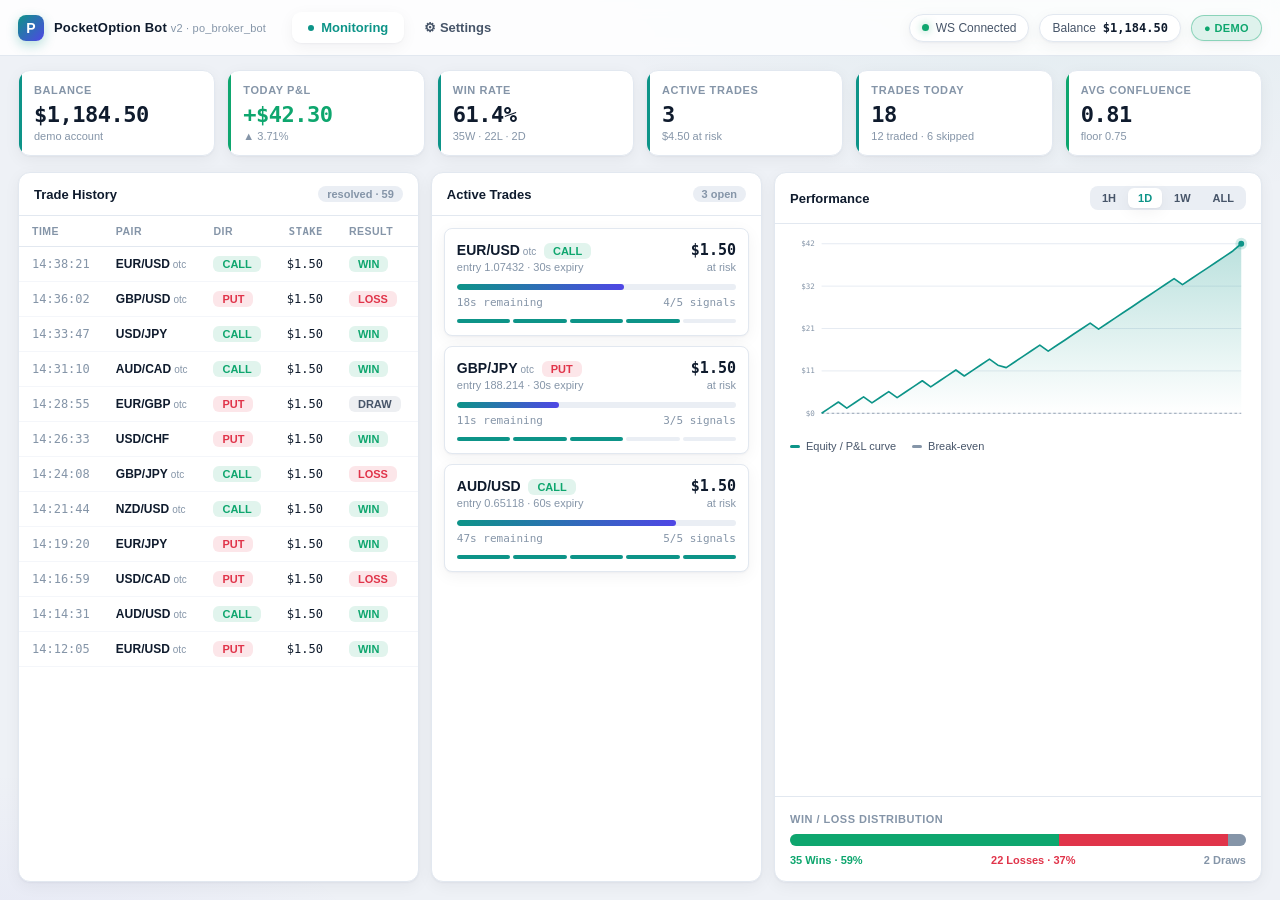
<file: mockups/variant-c-daylight.html>
<!DOCTYPE html>
<html lang="en">
<head>
<meta charset="UTF-8" />
<meta name="viewport" content="width=device-width, initial-scale=1.0" />
<title>PO Bot — Variant C (Daylight)</title>
<style>  /* ============================================================
     "Daylight" theme — light fintech, for bright environments
     ============================================================ */
  :root {
    --bg-0: #eef1f6; --bg-1: #ffffff; --bg-2: #f4f6fa; --bg-3: #eaeef4;
    --stroke: #e2e8f0; --stroke-2: #cbd5e1;
    --tx-0: #0f1b2d; --tx-1: #475569; --tx-2: #8595a8;
    --up: #0ea66e; --up-dim: rgba(14,166,110,.12);
    --down: #e0344a; --down-dim: rgba(224,52,74,.12);
    --warn: #d97706; --accent: #0d9488; --accent-2: #4f46e5;
    --mono: "SF Mono","JetBrains Mono","Roboto Mono",ui-monospace,Menlo,monospace;
    --sans: "Inter",-apple-system,BlinkMacSystemFont,"Segoe UI",Roboto,sans-serif;
    --radius: 12px; --radius-sm: 8px;
    --shadow: 0 1px 2px rgba(15,27,45,.04), 0 4px 16px rgba(15,27,45,.05);
  }
  * { box-sizing: border-box; margin: 0; padding: 0; }
  html, body { height: 100%; }
  body {
    background:
      radial-gradient(900px 500px at 85% -10%, rgba(13,148,136,.07), transparent 60%),
      radial-gradient(700px 400px at 0% 110%, rgba(79,70,229,.06), transparent 55%),
      var(--bg-0);
    color: var(--tx-0); font-family: var(--sans); font-size: 13px; overflow: hidden;
    -webkit-font-smoothing: antialiased;
  }
  .mono{font-family:var(--mono);font-variant-numeric:tabular-nums}
  .up{color:var(--up)} .down{color:var(--down)} .muted{color:var(--tx-2)}
  .app{display:flex;flex-direction:column;height:100vh}

  .topbar{display:flex;align-items:center;gap:18px;height:56px;padding:0 18px;background:rgba(255,255,255,.85);border-bottom:1px solid var(--stroke);backdrop-filter:blur(8px);flex:0 0 auto}
  .brand{display:flex;align-items:center;gap:10px;font-weight:700;letter-spacing:.2px}
  .brand .logo{width:26px;height:26px;border-radius:8px;background:linear-gradient(135deg,var(--accent),var(--accent-2));display:grid;place-items:center;color:#fff;font-weight:800;font-size:14px;box-shadow:0 4px 12px rgba(13,148,136,.3)}
  .brand small{color:var(--tx-2);font-weight:500;font-size:11px}
  .tabs{display:flex;gap:4px;margin-left:8px}
  .tab{appearance:none;border:0;cursor:pointer;background:transparent;color:var(--tx-1);padding:8px 16px;border-radius:9px;font-family:var(--sans);font-size:13px;font-weight:600;display:flex;align-items:center;gap:7px;transition:.15s}
  .tab:hover{background:var(--bg-2)}
  .tab.active{background:var(--bg-1);color:var(--accent);box-shadow:var(--shadow)}
  .tab .dot{width:6px;height:6px;border-radius:50%;background:var(--accent)}
  .spacer{flex:1}
  .chips{display:flex;align-items:center;gap:10px}
  .chip{display:flex;align-items:center;gap:7px;background:var(--bg-1);border:1px solid var(--stroke);box-shadow:var(--shadow);padding:6px 12px;border-radius:999px;font-size:12px;color:var(--tx-1)}
  .chip b{color:var(--tx-0);font-weight:700}
  .badge-demo{background:var(--up-dim);border-color:rgba(14,166,110,.4);color:var(--up);font-weight:800;letter-spacing:.4px;font-size:11px}
  .live-dot{width:7px;height:7px;border-radius:50%;background:var(--up);box-shadow:0 0 8px rgba(14,166,110,.5);animation:pulse 2s infinite}
  @keyframes pulse{0%,100%{opacity:1}50%{opacity:.4}}

  .kpis{display:grid;grid-template-columns:repeat(6,1fr);gap:12px;padding:14px 18px 4px;flex:0 0 auto}
  .kpi{background:var(--bg-1);border:1px solid var(--stroke);border-radius:var(--radius);box-shadow:var(--shadow);padding:13px 15px;position:relative;overflow:hidden}
  .kpi::before{content:"";position:absolute;left:0;top:0;bottom:0;width:3px;background:var(--accent)}
  .kpi.k-up::before{background:var(--up)} .kpi.k-down::before{background:var(--down)}
  .kpi .label{color:var(--tx-2);font-size:11px;text-transform:uppercase;letter-spacing:.6px;font-weight:600}
  .kpi .val{font-family:var(--mono);font-size:22px;font-weight:700;margin-top:6px;letter-spacing:-.5px}
  .kpi .sub{font-size:11px;margin-top:3px;color:var(--tx-2)}

  .grid{display:grid;gap:12px;padding:12px 18px 18px;grid-template-columns:1.15fr .95fr 1.4fr;flex:1 1 auto;min-height:0}
  .panel{background:var(--bg-1);border:1px solid var(--stroke);border-radius:var(--radius);box-shadow:var(--shadow);display:flex;flex-direction:column;min-height:0;overflow:hidden}
  .panel-head{display:flex;align-items:center;gap:10px;padding:13px 15px;border-bottom:1px solid var(--stroke);flex:0 0 auto}
  .panel-head h3{font-size:13px;font-weight:700}
  .panel-head .count{margin-left:auto;font-size:11px;color:var(--tx-2);background:var(--bg-3);padding:2px 9px;border-radius:999px;font-weight:600}
  .panel-body{overflow:auto;flex:1 1 auto;min-height:0}
  .panel-body::-webkit-scrollbar{width:9px;height:9px}
  .panel-body::-webkit-scrollbar-thumb{background:var(--stroke-2);border-radius:9px;border:2px solid transparent;background-clip:padding-box}

  table{width:100%;border-collapse:collapse;font-size:12px}
  thead th{position:sticky;top:0;z-index:1;background:var(--bg-1);color:var(--tx-2);text-align:left;font-weight:700;font-size:10.5px;text-transform:uppercase;letter-spacing:.5px;padding:9px 13px;border-bottom:1px solid var(--stroke)}
  tbody td{padding:9px 13px;border-bottom:1px solid var(--bg-2)}
  tbody tr:hover{background:var(--bg-2)}
  td.num,th.num{text-align:right;font-family:var(--mono)}
  .pill{display:inline-flex;align-items:center;gap:5px;padding:2px 9px;border-radius:6px;font-size:11px;font-weight:700}
  .pill.call,.pill.win{background:var(--up-dim);color:var(--up)}
  .pill.put,.pill.loss{background:var(--down-dim);color:var(--down)}
  .pill.draw{background:rgba(133,149,168,.15);color:var(--tx-1)}
  .pair{font-weight:700} .pair .otc{color:var(--tx-2);font-weight:500;font-size:10px;margin-left:3px}

  .active-list{padding:12px;display:flex;flex-direction:column;gap:10px}
  .trade-card{background:var(--bg-1);border:1px solid var(--stroke);border-radius:var(--radius-sm);box-shadow:var(--shadow);padding:12px}
  .trade-card .row{display:flex;align-items:center;justify-content:space-between}
  .trade-card .pair{font-size:14px} .trade-card .meta{color:var(--tx-2);font-size:11px;margin-top:2px}
  .trade-card .stake{font-family:var(--mono);font-size:15px;font-weight:700}
  .countdown{margin-top:11px}
  .countdown .track{height:6px;background:var(--bg-3);border-radius:999px;overflow:hidden}
  .countdown .fill{height:100%;border-radius:999px;background:linear-gradient(90deg,var(--accent),var(--accent-2))}
  .countdown .t{display:flex;justify-content:space-between;margin-top:6px;font-size:11px;color:var(--tx-2);font-family:var(--mono)}
  .conf-bar{display:flex;gap:3px;margin-top:10px}
  .conf-bar i{height:4px;flex:1;border-radius:2px;background:var(--bg-3)} .conf-bar i.on{background:var(--accent)}

  .perf{display:flex;flex-direction:column;min-height:0}
  .seg{display:flex;gap:2px;background:var(--bg-3);border-radius:8px;padding:2px}
  .seg button{appearance:none;border:0;cursor:pointer;background:transparent;color:var(--tx-1);font-size:11px;font-weight:700;padding:4px 10px;border-radius:6px;font-family:var(--sans)}
  .seg button.on{background:var(--bg-1);color:var(--accent);box-shadow:var(--shadow)}
  .chart-wrap{padding:8px 8px 0}
  .chart-legend{display:flex;gap:16px;padding:4px 15px 10px;font-size:11px;color:var(--tx-1)}
  .chart-legend span{display:flex;align-items:center;gap:6px}
  .chart-legend i{width:10px;height:3px;border-radius:2px;display:inline-block}
  .winloss{padding:4px 15px 15px;border-top:1px solid var(--stroke);margin-top:auto}
  .winloss h4{font-size:11px;color:var(--tx-2);text-transform:uppercase;letter-spacing:.5px;margin:12px 0 9px;font-weight:700}
  .wl-bar{height:12px;border-radius:999px;overflow:hidden;display:flex;background:var(--bg-3)}
  .wl-bar .w{background:var(--up)} .wl-bar .l{background:var(--down)} .wl-bar .d{background:var(--tx-2)}
  .wl-meta{display:flex;justify-content:space-between;margin-top:8px;font-size:11px;font-weight:600}

  .settings-wrap{flex:1 1 auto;overflow:auto;padding:18px}
  .settings-grid{display:grid;grid-template-columns:repeat(2,minmax(0,1fr));gap:14px;max-width:1100px;margin:0 auto}
  .set-card{background:var(--bg-1);border:1px solid var(--stroke);border-radius:var(--radius);box-shadow:var(--shadow)}
  .set-card.span2{grid-column:1/-1}
  .set-card .h{display:flex;align-items:center;gap:9px;padding:13px 15px;border-bottom:1px solid var(--stroke)}
  .set-card .h .ic{width:26px;height:26px;border-radius:8px;background:var(--bg-3);display:grid;place-items:center;font-size:13px}
  .set-card .h h3{font-size:13px;font-weight:700}
  .set-card .h p{color:var(--tx-2);font-size:11px;margin-top:1px}
  .set-body{padding:6px 15px 14px}
  .field{display:flex;align-items:center;justify-content:space-between;gap:14px;padding:11px 0;border-bottom:1px solid var(--bg-2)}
  .field:last-child{border-bottom:0}
  .field .k{font-size:12.5px;font-weight:500}
  .field .k small{display:block;color:var(--tx-2);font-size:11px;margin-top:2px;font-weight:400}
  .field .k code{font-family:var(--mono);font-size:10.5px;color:var(--accent);background:rgba(13,148,136,.08);padding:1px 5px;border-radius:4px}
  input[type=text],input[type=number],input[type=password],select{background:var(--bg-2);border:1px solid var(--stroke-2);color:var(--tx-0);border-radius:8px;padding:7px 10px;font-family:var(--mono);font-size:12px;width:160px}
  input:focus,select:focus{outline:none;border-color:var(--accent);box-shadow:0 0 0 3px rgba(13,148,136,.12)}
  .toggle{position:relative;width:42px;height:24px}
  .toggle input{opacity:0;width:0;height:0}
  .toggle .sl{position:absolute;inset:0;background:var(--stroke-2);border-radius:999px;cursor:pointer;transition:.18s}
  .toggle .sl::before{content:"";position:absolute;width:18px;height:18px;left:3px;top:3px;background:#fff;border-radius:50%;transition:.18s;box-shadow:0 1px 3px rgba(0,0,0,.2)}
  .toggle input:checked + .sl{background:var(--accent)}
  .toggle input:checked + .sl::before{transform:translateX(18px)}
  .modeswitch{display:flex;background:var(--bg-3);border-radius:9px;padding:3px}
  .modeswitch button{border:0;cursor:pointer;font-family:var(--sans);font-weight:800;font-size:12px;padding:6px 16px;border-radius:6px;background:transparent;color:var(--tx-1);letter-spacing:.4px}
  .modeswitch button.demo-on{background:var(--up);color:#fff}
  .modeswitch button.live-on{background:var(--down);color:#fff}
  .range{display:flex;align-items:center;gap:10px}
  input[type=range]{-webkit-appearance:none;width:140px;height:4px;border-radius:999px;background:var(--bg-3)}
  input[type=range]::-webkit-slider-thumb{-webkit-appearance:none;width:14px;height:14px;border-radius:50%;background:var(--accent);cursor:pointer;box-shadow:0 1px 4px rgba(13,148,136,.5)}
  .range b{font-family:var(--mono);width:38px;text-align:right;font-weight:600}
  .save-bar{max-width:1100px;margin:16px auto 0;display:flex;gap:10px;justify-content:flex-end}
  .btn{border:0;cursor:pointer;font-family:var(--sans);font-weight:700;font-size:12.5px;padding:9px 18px;border-radius:9px}
  .btn.ghost{background:var(--bg-1);color:var(--tx-1);border:1px solid var(--stroke-2)}
  .btn.primary{background:linear-gradient(135deg,var(--accent),var(--accent-2));color:#fff;box-shadow:0 4px 12px rgba(13,148,136,.3)}
  .warn-note{display:flex;gap:10px;background:var(--down-dim);border:1px solid rgba(224,52,74,.3);color:#9f1f30;padding:11px 13px;border-radius:9px;font-size:12px;margin:0 auto 14px;max-width:1100px}
  .warn-note code{font-family:var(--mono);color:#9f1f30}
  .view{display:none;flex-direction:column;flex:1 1 auto;min-height:0}
  .view.active{display:flex}
</style>
</head>
<body>
<div class="app">

  <!-- ============ TOP BAR ============ -->
  <header class="topbar">
    <div class="brand">
      <div class="logo">P</div>
      <div>PocketOption Bot <small>v2 · po_broker_bot</small></div>
    </div>
    <nav class="tabs">
      <button class="tab active" data-view="monitoring"><span class="dot"></span>Monitoring</button>
      <button class="tab" data-view="settings">⚙ Settings</button>
    </nav>
    <div class="spacer"></div>
    <div class="chips">
      <div class="chip"><span class="live-dot"></span>WS Connected</div>
      <div class="chip">Balance <b class="mono">$1,184.50</b></div>
      <div class="chip badge-demo">● DEMO</div>
    </div>
  </header>

  <!-- ============================================================
       MONITORING VIEW
       ============================================================ -->
  <section class="view active" id="view-monitoring">

    <!-- KPI strip -->
    <div class="kpis">
      <div class="kpi"><div class="label">Balance</div><div class="val">$1,184.50</div><div class="sub">demo account</div></div>
      <div class="kpi k-up"><div class="label">Today P&amp;L</div><div class="val up">+$42.30</div><div class="sub up">▲ 3.71%</div></div>
      <div class="kpi"><div class="label">Win Rate</div><div class="val">61.4%</div><div class="sub">35W · 22L · 2D</div></div>
      <div class="kpi"><div class="label">Active Trades</div><div class="val">3</div><div class="sub">$4.50 at risk</div></div>
      <div class="kpi"><div class="label">Trades Today</div><div class="val">18</div><div class="sub">12 traded · 6 skipped</div></div>
      <div class="kpi k-up"><div class="label">Avg Confluence</div><div class="val">0.81</div><div class="sub">floor 0.75</div></div>
    </div>

    <!-- 3-column landscape grid -->
    <div class="grid">

      <!-- COLUMN 1 — Trade History -->
      <div class="panel">
        <div class="panel-head"><h3>Trade History</h3><span class="count">resolved · 59</span></div>
        <div class="panel-body">
          <table>
            <thead>
              <tr><th>Time</th><th>Pair</th><th>Dir</th><th class="num">Stake</th><th>Result</th><th class="num">P&amp;L</th></tr>
            </thead>
            <tbody id="history-rows"></tbody>
          </table>
        </div>
      </div>

      <!-- COLUMN 2 — Active Trades -->
      <div class="panel">
        <div class="panel-head"><h3>Active Trades</h3><span class="count">3 open</span></div>
        <div class="panel-body">
          <div class="active-list" id="active-list"></div>
        </div>
      </div>

      <!-- COLUMN 3 — Performance (chart + win/loss) -->
      <div class="panel perf">
        <div class="panel-head">
          <h3>Performance</h3>
          <div class="seg" style="margin-left:auto">
            <button>1H</button><button class="on">1D</button><button>1W</button><button>ALL</button>
          </div>
        </div>
        <div class="chart-wrap" id="chart-wrap"></div>
        <div class="chart-legend">
          <span><i style="background:var(--accent)"></i>Equity / P&amp;L curve</span>
          <span><i style="background:var(--tx-2)"></i>Break-even</span>
        </div>
        <div class="winloss">
          <h4>Win / Loss Distribution</h4>
          <div class="wl-bar">
            <div class="w" style="width:59%"></div>
            <div class="l" style="width:37%"></div>
            <div class="d" style="width:4%"></div>
          </div>
          <div class="wl-meta">
            <span class="up">35 Wins · 59%</span>
            <span class="down">22 Losses · 37%</span>
            <span class="muted">2 Draws</span>
          </div>
        </div>
      </div>

    </div>
  </section>

  <!-- ============================================================
       SETTINGS VIEW
       ============================================================ -->
  <section class="view" id="view-settings">
    <div class="settings-wrap">
      <div class="warn-note">
        <span>⚠️</span>
        <div><b>LIVE mode trades real money.</b> The demo guard in <code style="font-family:var(--mono)">broker/po_api.py</code> aborts any trade if the SSID is live while mode is DEMO. Keep DEMO as the default for testing.</div>
      </div>

      <div class="settings-grid">

        <!-- Safety / Mode -->
        <div class="set-card span2">
          <div class="h"><div class="ic">🛡️</div><div><h3>Safety &amp; Trade Mode</h3><p>Hard-defaults to DEMO. LIVE must be explicit.</p></div></div>
          <div class="set-body">
            <div class="field">
              <div class="k">Trade Mode <small><code>TRADE_MODE</code></small></div>
              <div class="modeswitch"><button class="demo-on">DEMO</button><button>LIVE</button></div>
            </div>
            <div class="field">
              <div class="k">Dry Run <small>Log trades without calling the API · <code>DRY_RUN</code></small></div>
              <label class="toggle"><input type="checkbox" checked><span class="sl"></span></label>
            </div>
            <div class="field">
              <div class="k">Stake Amount (USD) <small><code>STAKE_AMOUNT</code></small></div>
              <input type="number" value="1.50" step="0.50">
            </div>
            <div class="field">
              <div class="k">Default Expiry (s) <small><code>DEFAULT_EXPIRY_SECONDS</code></small></div>
              <input type="number" value="30">
            </div>
          </div>
        </div>

        <!-- Telegram -->
        <div class="set-card">
          <div class="h"><div class="ic">✈️</div><div><h3>Telegram Session</h3><p>Telethon user session (MTProto)</p></div></div>
          <div class="set-body">
            <div class="field"><div class="k">API ID <small><code>TELEGRAM_API_ID</code></small></div><input type="text" value="2040123"></div>
            <div class="field"><div class="k">API Hash <small><code>TELEGRAM_API_HASH</code></small></div><input type="password" value="••••••••••••"></div>
            <div class="field"><div class="k">Signal Bot <small><code>SIGNAL_BOT_USERNAME</code></small></div><input type="text" value="po_broker_bot"></div>
          </div>
        </div>

        <!-- PocketOption -->
        <div class="set-card">
          <div class="h"><div class="ic">📡</div><div><h3>PocketOption WS</h3><p>Trading-terminal auth frame</p></div></div>
          <div class="set-body">
            <div class="field"><div class="k">SSID <small>full <code>42["auth",{…}]</code> frame</small></div><input type="password" value="••••••••••••••••"></div>
            <div class="field"><div class="k">Detected Mode <small>from <code>is_demo()</code></small></div><span class="pill win">DEMO · valid</span></div>
            <div class="field"><div class="k">Connection <small>WebSocket assets ready</small></div><span class="pill win">● connected</span></div>
          </div>
        </div>

        <!-- Gate / TA -->
        <div class="set-card">
          <div class="h"><div class="ic">🎯</div><div><h3>Signal Gate</h3><p>Entry thresholds</p></div></div>
          <div class="set-body">
            <div class="field"><div class="k">Min Win Rate <small>bot pair gate · <code>PAIR_SELECT_MIN_WIN_RATE</code></small></div><div class="range"><input type="range" min="0" max="100" value="82"><b>0.82</b></div></div>
            <div class="field"><div class="k">Min Confluence <small><code>MIN_CONFLUENCE_SCORE</code></small></div><div class="range"><input type="range" min="0" max="100" value="75"><b>0.75</b></div></div>
            <div class="field"><div class="k">Click Trade Anyway <small>auto-dismiss nag screens · <code>CLICK_TRADE_ANYWAY</code></small></div><label class="toggle"><input type="checkbox" checked><span class="sl"></span></label></div>
          </div>
        </div>

        <!-- Risk -->
        <div class="set-card">
          <div class="h"><div class="ic">⚖️</div><div><h3>Risk Manager</h3><p>Hard limits &amp; cooldowns</p></div></div>
          <div class="set-body">
            <div class="field"><div class="k">Max Trades / Hour</div><input type="number" value="10"></div>
            <div class="field"><div class="k">Daily Loss Limit (USD)</div><input type="number" value="25.00"></div>
            <div class="field"><div class="k">Post-Loss Cooldown (s)</div><input type="number" value="120"></div>
            <div class="field"><div class="k">Min Balance Multiplier</div><input type="number" value="5"></div>
          </div>
        </div>

      </div>

      <div class="save-bar">
        <button class="btn ghost">Reset</button>
        <button class="btn primary">Save Changes</button>
      </div>
    </div>
  </section>

</div>

<script>
/* ============================================================
   Tab switching
   ============================================================ */
document.querySelectorAll('.tab').forEach(t => {
  t.addEventListener('click', () => {
    document.querySelectorAll('.tab').forEach(x => x.classList.remove('active'));
    document.querySelectorAll('.view').forEach(v => v.classList.remove('active'));
    t.classList.add('active');
    document.getElementById('view-' + t.dataset.view).classList.add('active');
  });
});

/* ============================================================
   Sample data — shapes mirror DecisionRow (strategy/trade_logger.py)
   ============================================================ */
const history = [
  ['14:38:21','EUR/USD','otc','CALL',1.50,'win',  1.38],
  ['14:36:02','GBP/USD','otc','PUT', 1.50,'loss',-1.50],
  ['14:33:47','USD/JPY','',   'CALL',1.50,'win',  1.31],
  ['14:31:10','AUD/CAD','otc','CALL',1.50,'win',  1.42],
  ['14:28:55','EUR/GBP','otc','PUT', 1.50,'draw', 0.00],
  ['14:26:33','USD/CHF','',   'PUT', 1.50,'win',  1.36],
  ['14:24:08','GBP/JPY','otc','CALL',1.50,'loss',-1.50],
  ['14:21:44','NZD/USD','otc','CALL',1.50,'win',  1.40],
  ['14:19:20','EUR/JPY','',   'PUT', 1.50,'win',  1.33],
  ['14:16:59','USD/CAD','otc','PUT', 1.50,'loss',-1.50],
  ['14:14:31','AUD/USD','otc','CALL',1.50,'win',  1.39],
  ['14:12:05','EUR/USD','otc','PUT', 1.50,'win',  1.41],
];
document.getElementById('history-rows').innerHTML = history.map(r => {
  const [t,pair,otc,dir,stake,res,pnl] = r;
  const pnlCls = pnl > 0 ? 'up' : (pnl < 0 ? 'down' : 'muted');
  const pnlTxt = pnl > 0 ? '+$'+pnl.toFixed(2) : (pnl < 0 ? '-$'+Math.abs(pnl).toFixed(2) : '$0.00');
  return `<tr>
    <td class="mono muted">${t}</td>
    <td><span class="pair">${pair}${otc?`<span class="otc">${otc}</span>`:''}</span></td>
    <td><span class="pill ${dir.toLowerCase()}">${dir}</span></td>
    <td class="num">$${stake.toFixed(2)}</td>
    <td><span class="pill ${res}">${res.toUpperCase()}</span></td>
    <td class="num ${pnlCls}">${pnlTxt}</td>
  </tr>`;
}).join('');

/* Active trades */
const active = [
  {pair:'EUR/USD', otc:'otc', dir:'CALL', stake:1.50, total:30, left:18, conf:4, entry:'1.07432'},
  {pair:'GBP/JPY', otc:'otc', dir:'PUT',  stake:1.50, total:30, left:11, conf:3, entry:'188.214'},
  {pair:'AUD/USD', otc:'',    dir:'CALL', stake:1.50, total:60, left:47, conf:5, entry:'0.65118'},
];
document.getElementById('active-list').innerHTML = active.map(a => {
  const pct = (a.left / a.total) * 100;
  const conf = Array.from({length:5}, (_,i)=>`<i class="${i < a.conf ? 'on':''}"></i>`).join('');
  return `<div class="trade-card">
    <div class="row">
      <div>
        <div class="pair">${a.pair}${a.otc?`<span class="otc">${a.otc}</span>`:''} &nbsp;<span class="pill ${a.dir.toLowerCase()}">${a.dir}</span></div>
        <div class="meta">entry ${a.entry} · ${a.total}s expiry</div>
      </div>
      <div style="text-align:right"><div class="stake">$${a.stake.toFixed(2)}</div><div class="meta">at risk</div></div>
    </div>
    <div class="countdown">
      <div class="track"><div class="fill" style="width:${pct}%"></div></div>
      <div class="t"><span>${a.left}s remaining</span><span>${a.conf}/5 signals</span></div>
    </div>
    <div class="conf-bar">${conf}</div>
  </div>`;
}).join('');

/* ============================================================
   Equity / P&L curve — inline SVG, no deps
   ============================================================ */
(function drawChart(){
  const css = getComputedStyle(document.documentElement);
  const ACC = (css.getPropertyValue('--accent') || '#2dd4bf').trim();
  const GRID = (css.getPropertyValue('--stroke') || '#1e2733').trim();
  const ZERO = (css.getPropertyValue('--tx-2') || '#5f7283').trim();
  const W=560, H=240, pad={l:46,r:14,t:14,b:24};
  // cumulative P&L points across the session
  const pnl = [0,1.4,2.8,1.3,2.7,4.1,2.6,4.0,5.4,3.9,5.3,6.7,8.1,6.6,8.0,9.4,10.8,9.3,10.7,12.1,13.5,12.0,11.4,
               12.8,14.2,15.6,17.0,15.5,16.9,18.3,19.7,21.1,22.5,21.0,22.4,23.8,25.2,26.6,28.0,29.4,30.8,32.2,
               33.6,32.1,33.5,34.9,36.3,37.7,39.1,40.5,42.3];
  const min = Math.min(...pnl, 0), max = Math.max(...pnl);
  const x = i => pad.l + (i/(pnl.length-1))*(W-pad.l-pad.r);
  const y = v => pad.t + (1-(v-min)/(max-min))*(H-pad.t-pad.b);
  const line = pnl.map((v,i)=>`${i?'L':'M'}${x(i).toFixed(1)},${y(v).toFixed(1)}`).join(' ');
  const area = `${line} L${x(pnl.length-1).toFixed(1)},${y(min).toFixed(1)} L${x(0).toFixed(1)},${y(min).toFixed(1)} Z`;
  const zeroY = y(0);
  // y gridlines
  let grid='';
  for(let g=0; g<=4; g++){
    const v = min + (max-min)*g/4;
    const gy = y(v);
    grid += `<line x1="${pad.l}" y1="${gy}" x2="${W-pad.r}" y2="${gy}" stroke="${GRID}" stroke-width="1"/>
             <text x="${pad.l-8}" y="${gy+3}" fill="${ZERO}" font-size="9" text-anchor="end" font-family="monospace">$${v.toFixed(0)}</text>`;
  }
  const svg = `<svg viewBox="0 0 ${W} ${H}" width="100%" preserveAspectRatio="xMidYMid meet">
    <defs>
      <linearGradient id="ag" x1="0" y1="0" x2="0" y2="1">
        <stop offset="0%" stop-color="${ACC}" stop-opacity="0.28"/>
        <stop offset="100%" stop-color="${ACC}" stop-opacity="0"/>
      </linearGradient>
    </defs>
    ${grid}
    <line x1="${pad.l}" y1="${zeroY}" x2="${W-pad.r}" y2="${zeroY}" stroke="${ZERO}" stroke-width="1" stroke-dasharray="3 3"/>
    <path d="${area}" fill="url(#ag)"/>
    <path d="${line}" fill="none" stroke="${ACC}" stroke-width="2" stroke-linejoin="round"/>
    <circle cx="${x(pnl.length-1)}" cy="${y(pnl[pnl.length-1])}" r="3.5" fill="${ACC}"/>
    <circle cx="${x(pnl.length-1)}" cy="${y(pnl[pnl.length-1])}" r="7" fill="${ACC}" opacity="0.18"/>
  </svg>`;
  document.getElementById('chart-wrap').innerHTML = svg;
})();
</script>
</body>
</html>
</file>
